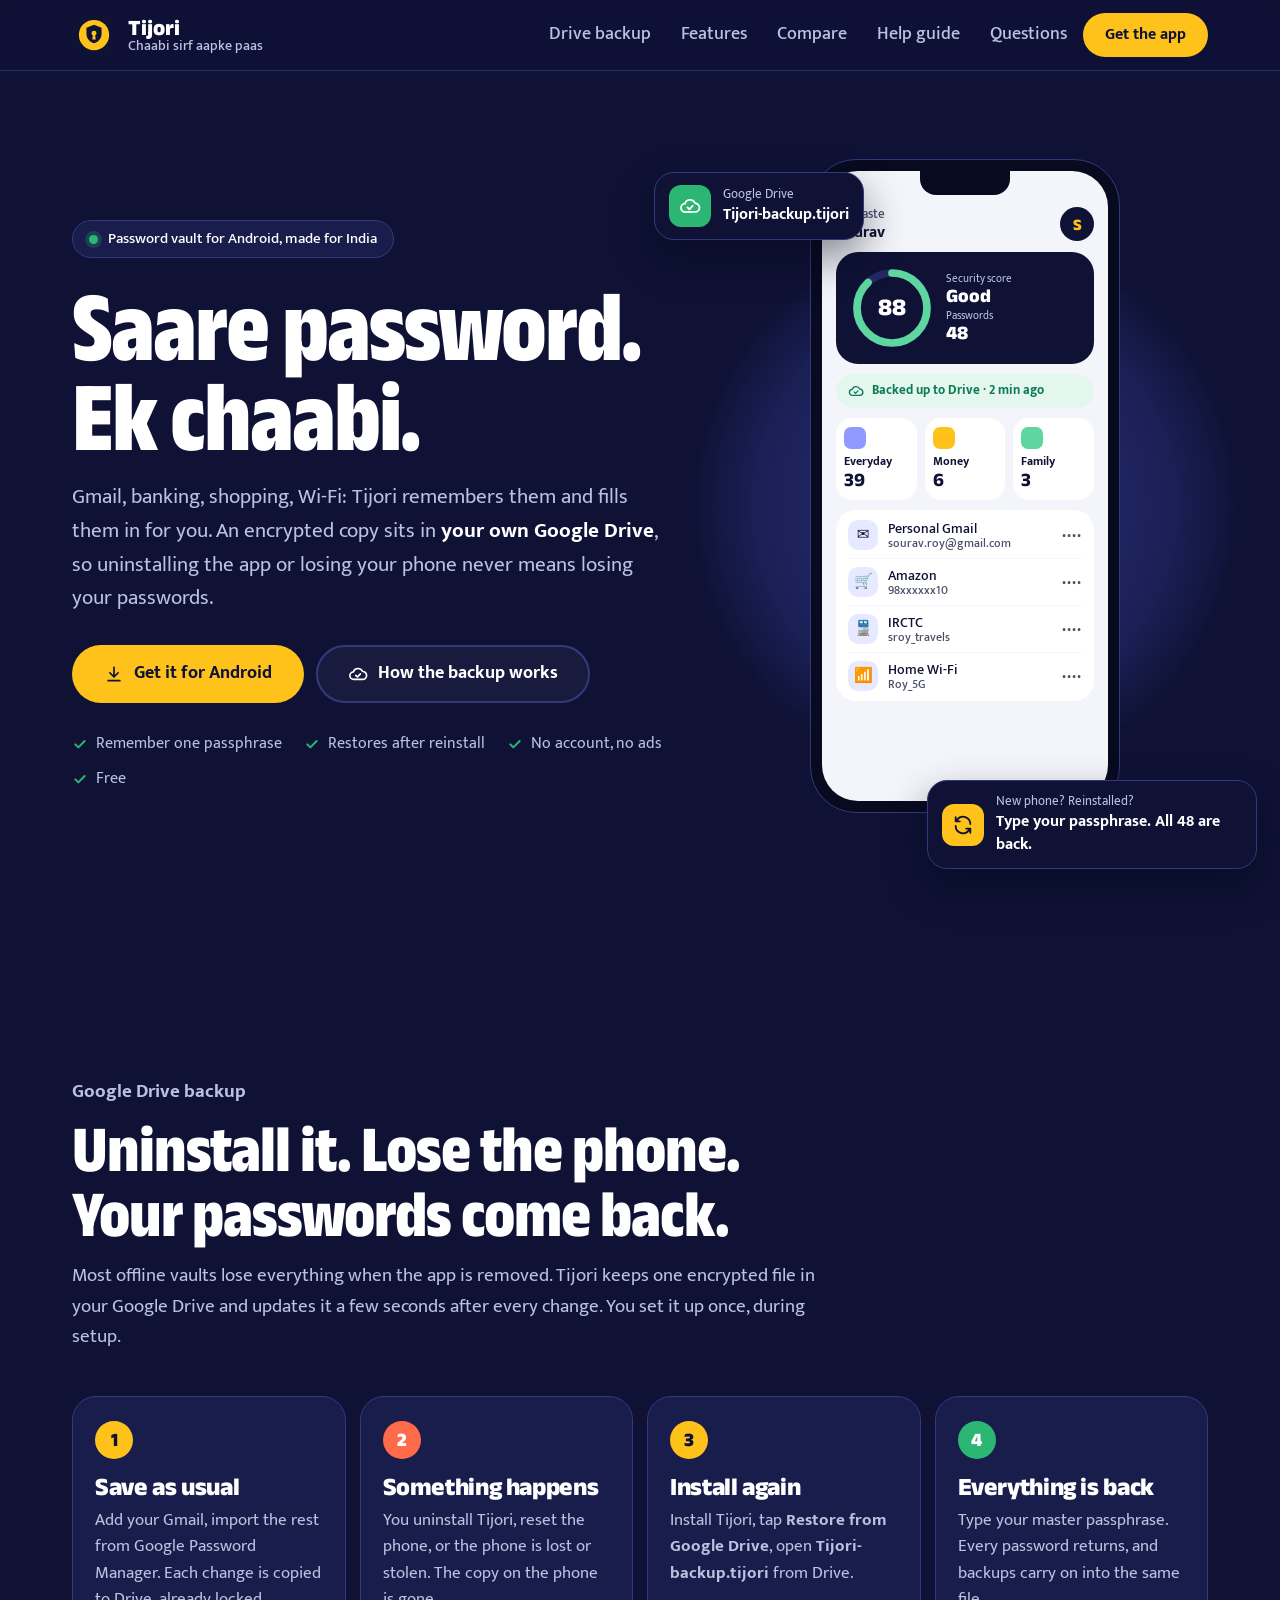
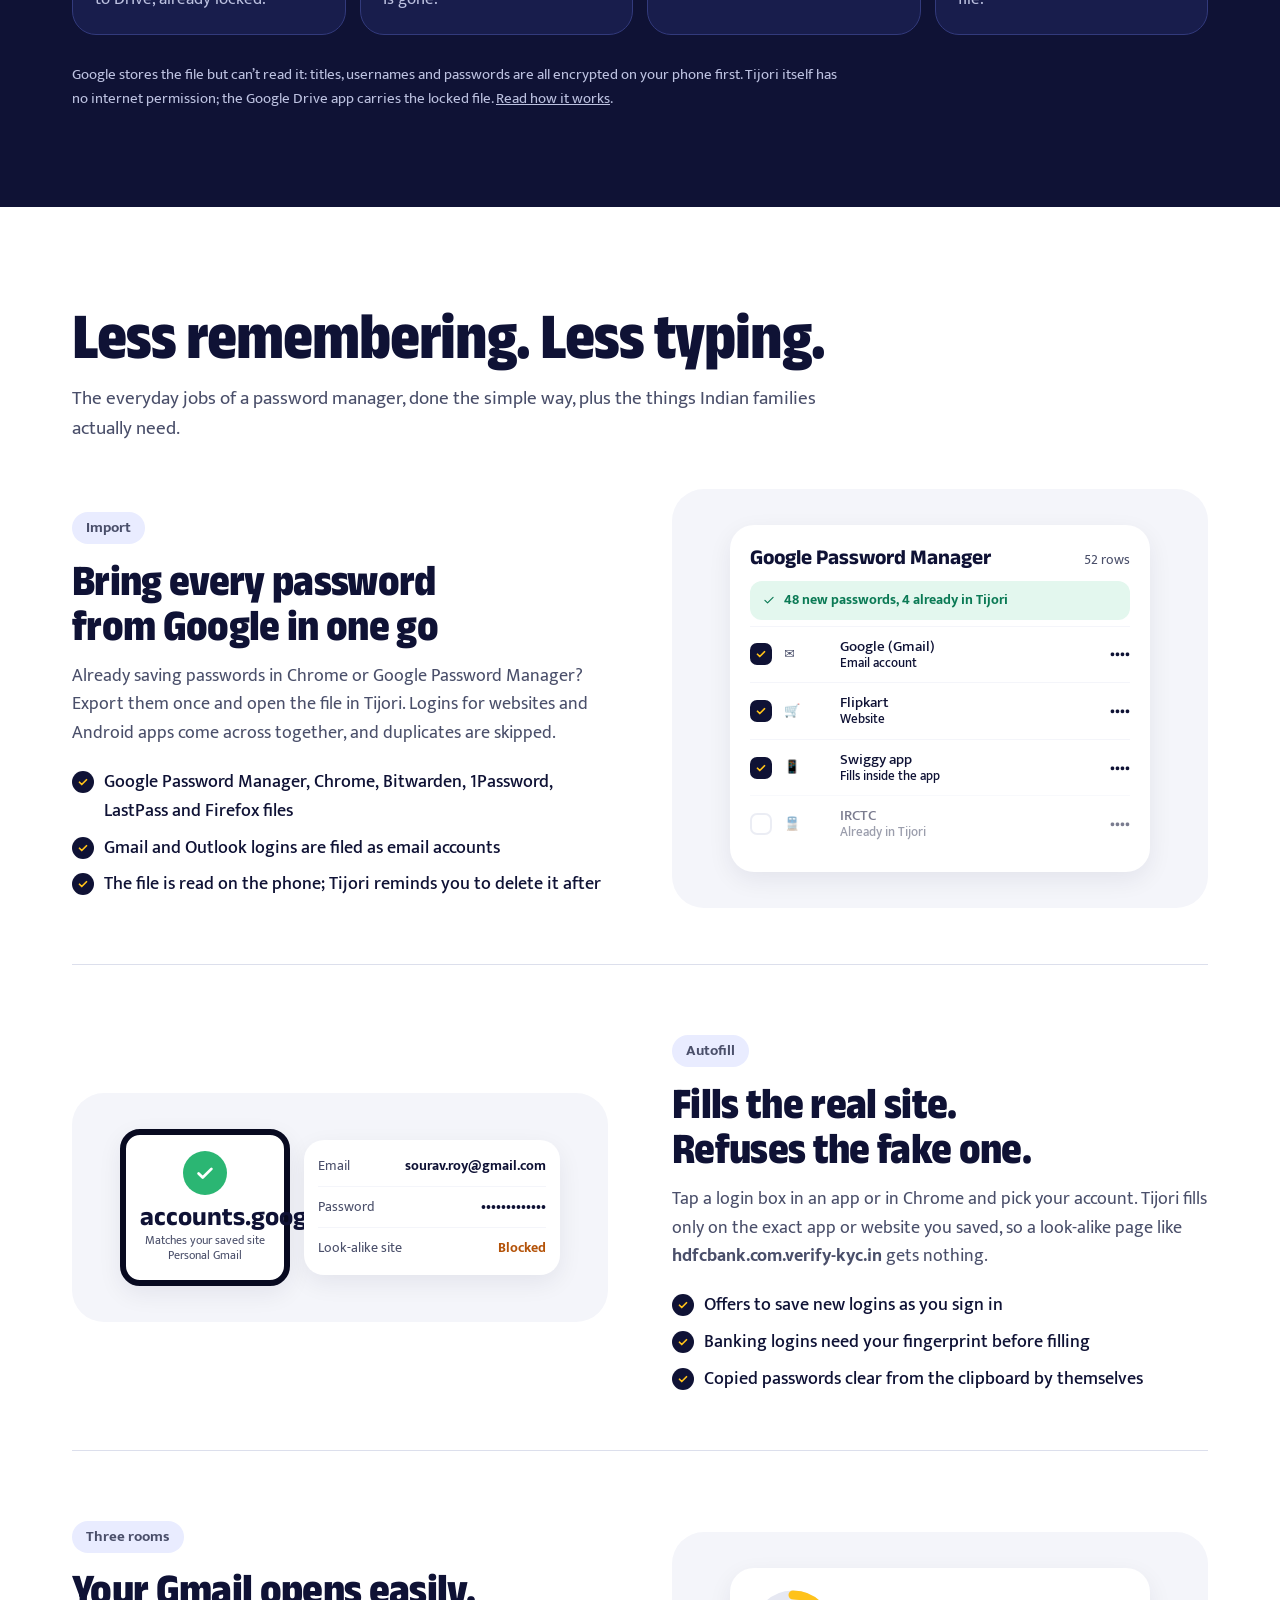
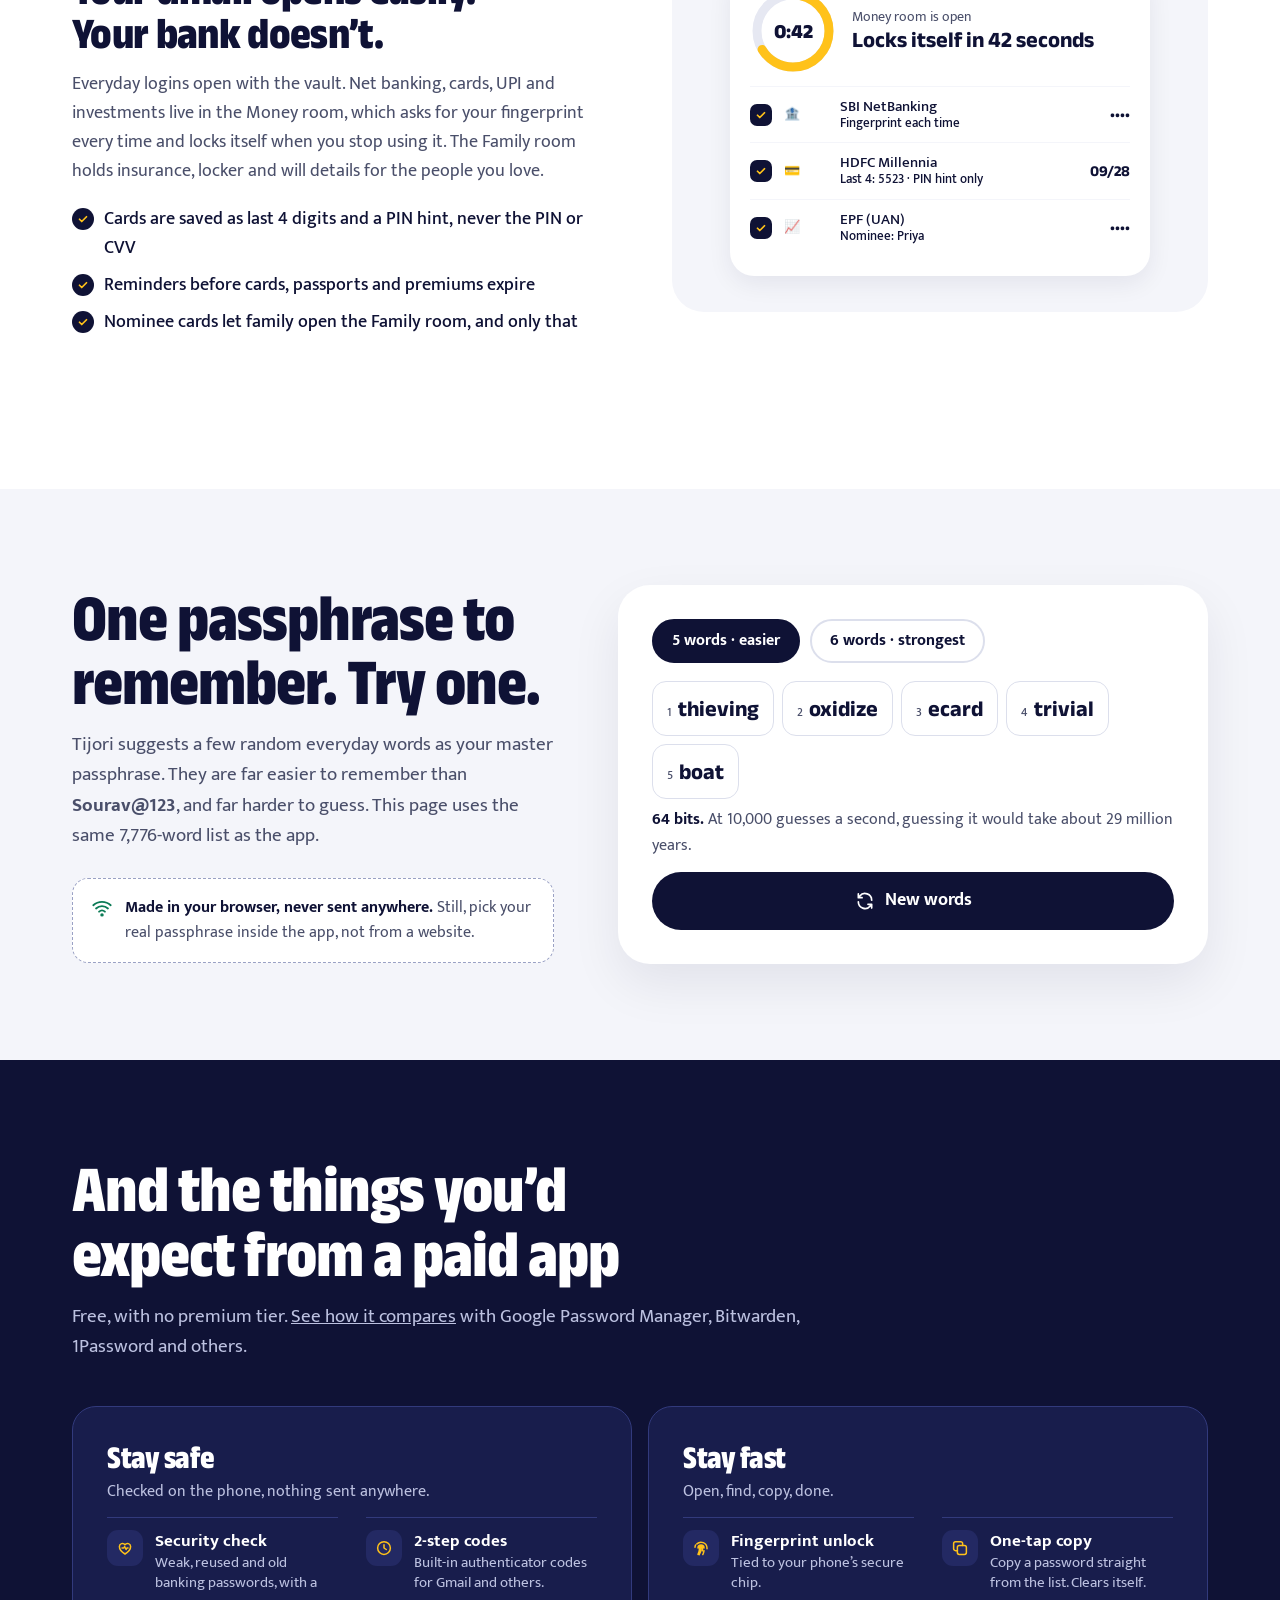
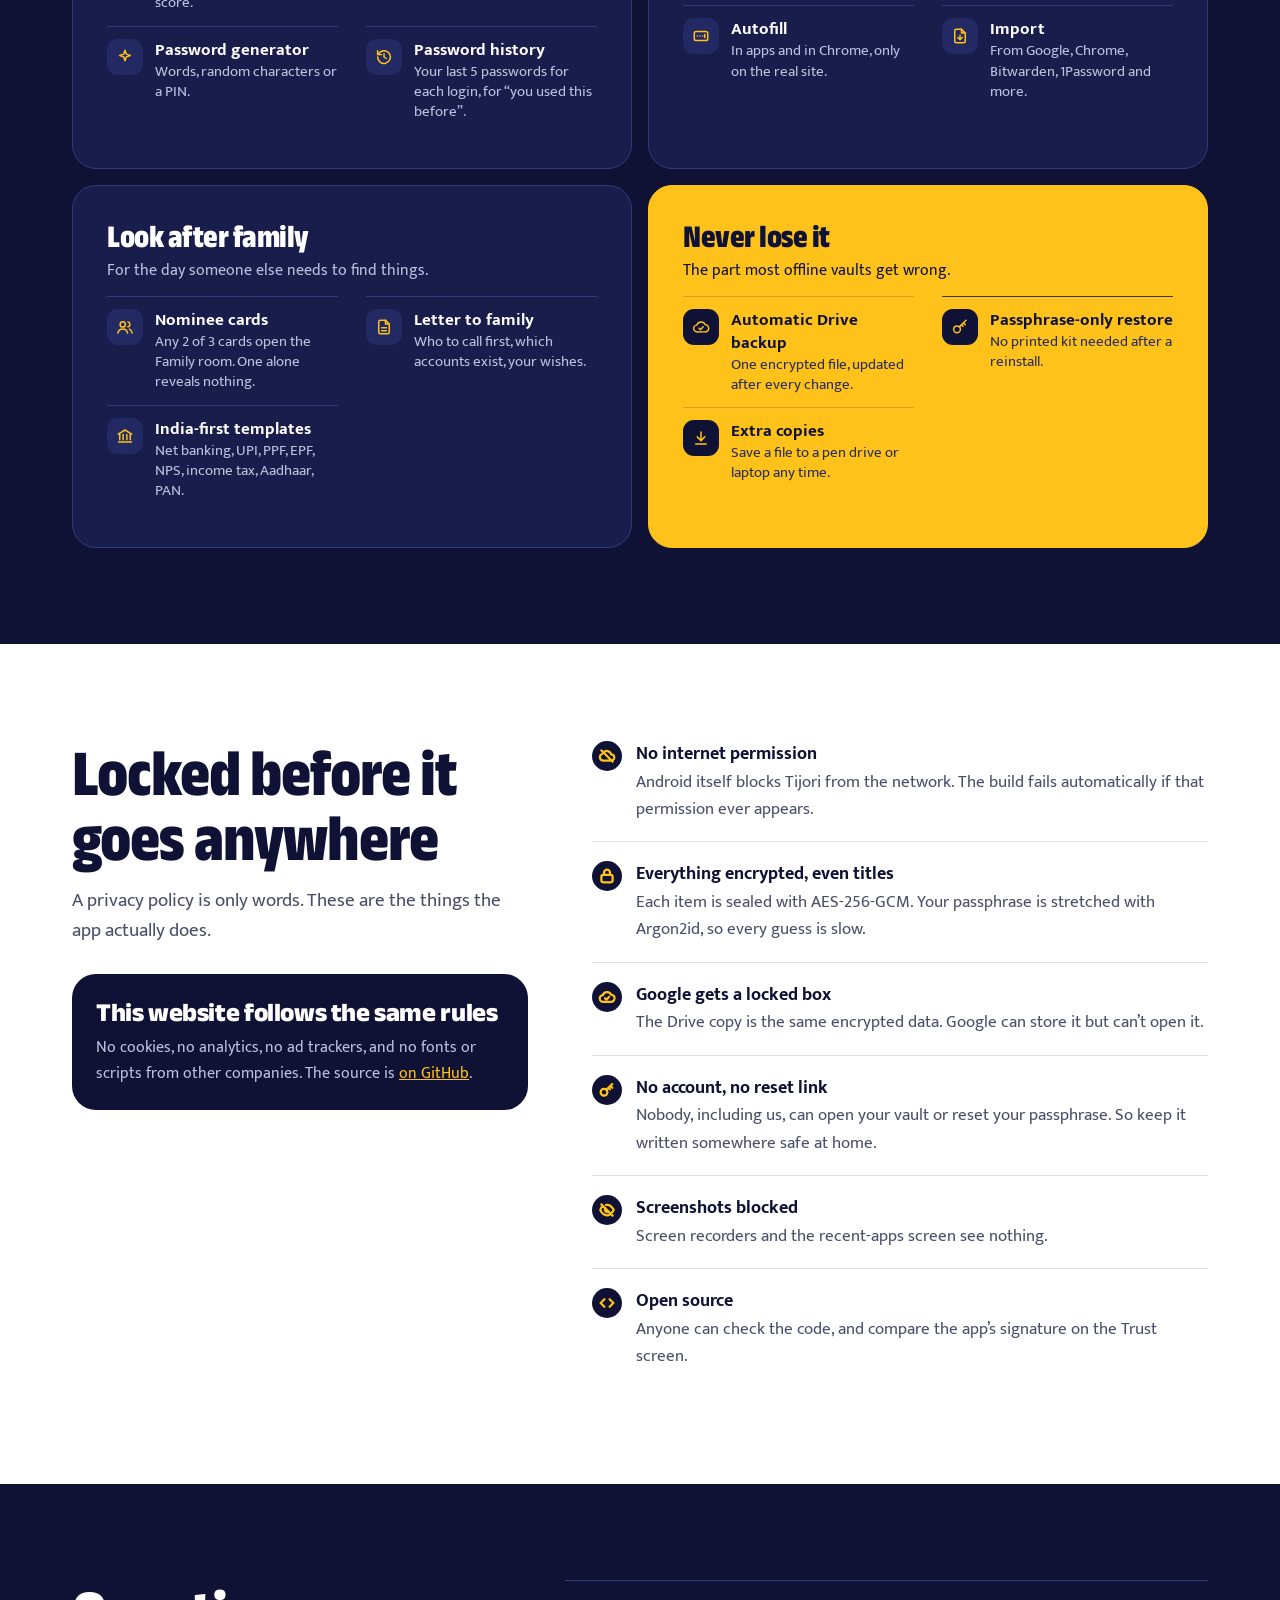
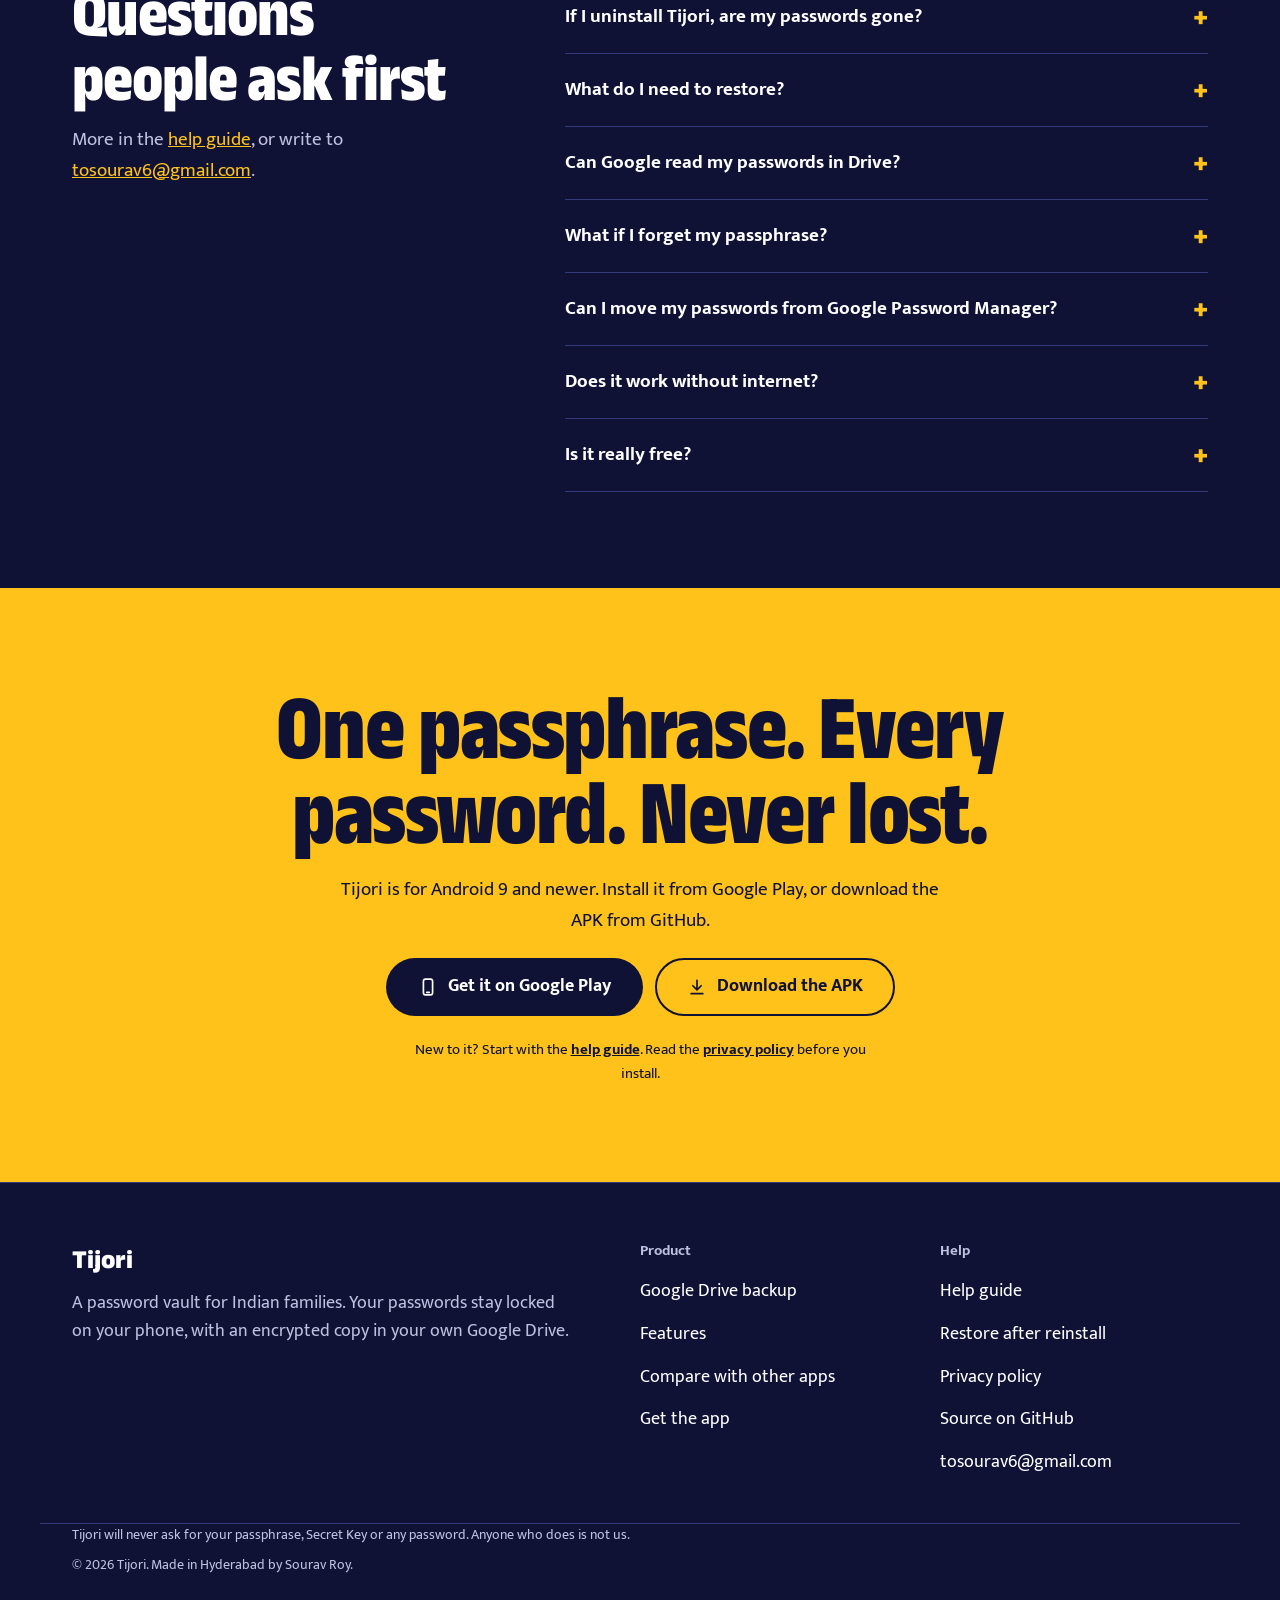
<file: docs/index.html>
<!doctype html>
<html lang="en">
<head>
  <meta charset="utf-8">
  <meta name="viewport" content="width=device-width, initial-scale=1, viewport-fit=cover">
  <!-- No cookies, no analytics, no third-party fonts or scripts. Everything loads from this site only. -->
  <meta http-equiv="Content-Security-Policy" content="default-src 'none'; script-src 'self'; style-src 'self'; font-src 'self'; img-src 'self' data:; base-uri 'none'; form-action 'none'">
  <meta name="referrer" content="no-referrer">
  <meta name="theme-color" content="#0F1235">
  <title>Tijori: a password vault for India that never loses your passwords</title>
  <meta name="description" content="Saare password, ek chaabi. Tijori remembers your Gmail, banking and everyday passwords, fills them in, and keeps an encrypted copy in your own Google Drive. Free, no account, no ads.">
  <link rel="canonical" href="https://souravroy0708.github.io/tijori-android/">
  <meta property="og:type" content="website">
  <meta property="og:site_name" content="Tijori">
  <meta property="og:title" content="Tijori: a password vault for India that never loses your passwords">
  <meta property="og:description" content="Saare password, ek chaabi. Tijori remembers your Gmail, banking and everyday passwords, fills them in, and keeps an encrypted copy in your own Google Drive. Free, no account, no ads.">
  <link rel="icon" href="assets/favicon.svg" type="image/svg+xml">
  <link rel="preload" href="assets/fonts/anek-latin.woff2" as="font" type="font/woff2" crossorigin>
  <link rel="preload" href="assets/fonts/mukta-regular.woff2" as="font" type="font/woff2" crossorigin>
  <link rel="stylesheet" href="assets/site.css">
  <link rel="stylesheet" href="assets/tijori.css">
  <script src="assets/words.js" defer></script>
  <script src="assets/site.js" defer></script>
</head>
<body>

<svg class="sprite" width="0" height="0" aria-hidden="true">
  <symbol id="i-check" viewBox="0 0 24 24"><path d="M5 12.5l4.5 4.5L19 7.5"/></symbol>
  <symbol id="i-x" viewBox="0 0 24 24"><path d="M6 6l12 12M18 6L6 18"/></symbol>
  <symbol id="i-lock" viewBox="0 0 24 24"><rect x="4.5" y="10.5" width="15" height="10" rx="2.5"/><path d="M8 10.5V7.5a4 4 0 0 1 8 0v3"/></symbol>
  <symbol id="i-shield" viewBox="0 0 24 24"><path d="M12 3l7.5 3v6c0 4.6-3.2 8-7.5 9-4.3-1-7.5-4.4-7.5-9V6z"/><path d="M8.8 12.2l2.2 2.2 4.2-4.4"/></symbol>
  <symbol id="i-phone" viewBox="0 0 24 24"><rect x="6.5" y="2.5" width="11" height="19" rx="2.5"/><path d="M10.5 18.5h3"/></symbol>
  <symbol id="i-download" viewBox="0 0 24 24"><path d="M12 4v11M7 10.5l5 5 5-5M5 20h14"/></symbol>
  <symbol id="i-menu" viewBox="0 0 24 24"><path d="M4 7h16M4 12h16M4 17h16"/></symbol>
  <symbol id="i-cloud" viewBox="0 0 24 24"><path d="M7 18.5a4.5 4.5 0 0 1-.6-9A6 6 0 0 1 17.6 9 4.3 4.3 0 0 1 17.5 18.5z"/><path d="M9.3 13.6l2 2 3.6-3.8"/></symbol>
  <symbol id="i-cloud-off" viewBox="0 0 24 24"><path d="M3 3l18 18M8.5 6.3A6 6 0 0 1 17.6 10 4 4 0 0 1 20 17.3M16.5 18H7a4.5 4.5 0 0 1-1.6-8.7"/></symbol>
  <symbol id="i-key" viewBox="0 0 24 24"><circle cx="8" cy="15" r="4.5"/><path d="M11.2 11.8L20 3M16.5 6.5l2.5 2.5M14 9l2 2"/></symbol>
  <symbol id="i-users" viewBox="0 0 24 24"><circle cx="9" cy="8.5" r="3.5"/><path d="M2.5 20c.6-3.5 3.3-5.5 6.5-5.5s5.9 2 6.5 5.5"/><path d="M16 5.2a3.4 3.4 0 0 1 0 6.6M18 14.8c1.9.8 3.1 2.6 3.5 5.2"/></symbol>
  <symbol id="i-finger" viewBox="0 0 24 24"><path d="M6.5 6.5A8 8 0 0 1 20 12v1M4 11a8 8 0 0 1 .7-3M8 20.5c1.2-2 2-4.6 2-8.5a2 2 0 0 1 4 0c0 1.3-.1 2.6-.3 3.8M12 12c0 4-1 7-2.5 9M16 15.5c-.3 2-.8 3.8-1.6 5.2M8 12a4 4 0 0 1 8 0"/></symbol>
  <symbol id="i-import" viewBox="0 0 24 24"><path d="M14 3H7a2 2 0 0 0-2 2v14a2 2 0 0 0 2 2h10a2 2 0 0 0 2-2V8z"/><path d="M14 3v5h5M12 11v6M9 14l3 3 3-3"/></symbol>
  <symbol id="i-fill" viewBox="0 0 24 24"><rect x="3" y="6" width="18" height="12" rx="2.5"/><path d="M7 12h.01M10.5 12h.01M14 12h.01M17 10v4"/></symbol>
  <symbol id="i-health" viewBox="0 0 24 24"><path d="M12 20s-7.5-4.4-7.5-10A4.2 4.2 0 0 1 12 7.6 4.2 4.2 0 0 1 19.5 10c0 5.6-7.5 10-7.5 10z"/><path d="M8 12h2.5l1-2 2 4 1-2H16"/></symbol>
  <symbol id="i-clock" viewBox="0 0 24 24"><circle cx="12" cy="12" r="8.5"/><path d="M12 7.5V12l3 2"/></symbol>
  <symbol id="i-history" viewBox="0 0 24 24"><path d="M3.5 12a8.5 8.5 0 1 0 2.6-6.1L3.5 8.5"/><path d="M3.5 3.5v5h5M12 7.5V12l3 2"/></symbol>
  <symbol id="i-copy" viewBox="0 0 24 24"><rect x="8.5" y="8.5" width="12" height="12" rx="2.5"/><path d="M15.5 8.5V6a2.5 2.5 0 0 0-2.5-2.5H6A2.5 2.5 0 0 0 3.5 6v7A2.5 2.5 0 0 0 6 15.5h2.5"/></symbol>
  <symbol id="i-eye-off" viewBox="0 0 24 24"><path d="M3 3l18 18M10.6 5.1A9.8 9.8 0 0 1 12 5c5.5 0 9 7 9 7a16 16 0 0 1-2.6 3.4M6.5 6.6C4.1 8.2 3 12 3 12s3.5 7 9 7a9 9 0 0 0 4.2-1"/><path d="M9.9 9.9a3 3 0 0 0 4.2 4.2"/></symbol>
  <symbol id="i-code" viewBox="0 0 24 24"><path d="M8.5 7L3.5 12l5 5M15.5 7l5 5-5 5"/></symbol>
  <symbol id="i-wifi" viewBox="0 0 24 24"><path d="M2.5 9a14 14 0 0 1 19 0M5.5 12.5a9.5 9.5 0 0 1 13 0M8.8 16a4.8 4.8 0 0 1 6.4 0"/><circle cx="12" cy="19.5" r=".9"/></symbol>
  <symbol id="i-spark" viewBox="0 0 24 24"><path d="M12 3l1.8 5.2L19 10l-5.2 1.8L12 17l-1.8-5.2L5 10l5.2-1.8z"/></symbol>
  <symbol id="i-bank" viewBox="0 0 24 24"><path d="M3 9.5L12 4l9 5.5M5 10v7M9.5 10v7M14.5 10v7M19 10v7M3.5 20h17"/></symbol>
  <symbol id="i-file" viewBox="0 0 24 24"><path d="M14 3H7a2 2 0 0 0-2 2v14a2 2 0 0 0 2 2h10a2 2 0 0 0 2-2V8z"/><path d="M14 3v5h5M9 13h6M9 17h6"/></symbol>
  <symbol id="i-mail" viewBox="0 0 24 24"><rect x="3" y="5.5" width="18" height="13" rx="2.5"/><path d="M3.5 7l8.5 6 8.5-6"/></symbol>
  <symbol id="i-refresh" viewBox="0 0 24 24"><path d="M20 11a8 8 0 0 0-14.3-4.9L4 8M4 3.5V8h4.5M4 13a8 8 0 0 0 14.3 4.9L20 16M20 20.5V16h-4.5"/></symbol>
</svg>

<a class="skip" href="#main">Skip to content</a>
<header class="site-header">
  <div class="wrap header-row">
    <a class="brand" href="#top" aria-label="Tijori home">
      <img class="brand-mark" src="assets/favicon.svg" alt="" width="44" height="44">
      <span class="brand-text"><b>Tijori</b><span>Chaabi sirf aapke paas</span></span>
    </a>
    <nav class="nav-links" aria-label="Main">
      <a href="#backup">Drive backup</a>
      <a href="#features">Features</a>
      <a href="compare.html">Compare</a>
      <a href="guide.html">Help guide</a>
      <a href="#faq">Questions</a>
    </nav>
    <a class="btn btn-haldi header-cta" href="#get">Get the app</a>
    <details class="menu">
      <summary aria-label="Open menu"><svg class="ic" aria-hidden="true"><use href="#i-menu"/></svg></summary>
      <nav class="menu-panel" aria-label="Main">
      <a href="#backup">Drive backup</a>
      <a href="#features">Features</a>
      <a href="compare.html">Compare</a>
      <a href="guide.html">Help guide</a>
      <a href="#faq">Questions</a>
        <a class="btn btn-haldi" href="#get">Get the app</a>
      </nav>
    </details>
  </div>
</header>

<main id="main">

<section class="hero" id="top" aria-labelledby="hero-title">
  <div class="wrap hero-grid">
    <div class="hero-copy">
      <p class="chip"><span class="live-dot" aria-hidden="true"></span>Password vault for Android, made for India</p>
      <h1 id="hero-title">Saare password. Ek chaabi.</h1>
      <p class="lede">Gmail, banking, shopping, Wi-Fi: Tijori remembers them and fills them in for you. An encrypted copy sits in <strong>your own Google Drive</strong>, so uninstalling the app or losing your phone never means losing your passwords.</p>
      <div class="hero-actions">
        <a class="btn btn-haldi btn-lg" href="#get"><svg class="ic" aria-hidden="true"><use href="#i-download"/></svg>Get it for Android</a>
        <a class="btn btn-ghost btn-lg" href="#backup"><svg class="ic" aria-hidden="true"><use href="#i-cloud"/></svg>How the backup works</a>
      </div>
      <ul class="hero-points">
        <li><svg class="ic" aria-hidden="true"><use href="#i-check"/></svg>Remember one passphrase</li>
        <li><svg class="ic" aria-hidden="true"><use href="#i-check"/></svg>Restores after reinstall</li>
        <li><svg class="ic" aria-hidden="true"><use href="#i-check"/></svg>No account, no ads</li>
        <li><svg class="ic" aria-hidden="true"><use href="#i-check"/></svg>Free</li>
      </ul>
    </div>

    <div class="hero-visual" aria-hidden="true">
      <div class="glow"></div>
      <div class="phone">
        <div class="screen">
          <div class="notch"></div>
          <div class="vault-top"><p><small>Namaste</small>Sourav</p><span class="app-avatar">S</span></div>
          <div class="vault-hero">
            <svg viewBox="0 0 120 120">
              <circle cx="60" cy="60" r="50" fill="none" stroke="#232963" stroke-width="11"/>
              <circle cx="60" cy="60" r="50" fill="none" stroke="#5ED6A0" stroke-width="11" stroke-linecap="round" stroke-dasharray="276 314" transform="rotate(-90 60 60)"/>
              <text x="60" y="70" text-anchor="middle" font-family="Anek Latin, sans-serif" font-weight="800" font-size="34" fill="#FFFFFF">88</text>
            </svg>
            <dl>
              <div><dt>Security score</dt><dd>Good</dd></div>
              <div><dt>Passwords</dt><dd>48</dd></div>
            </dl>
          </div>
          <p class="drive-pill"><svg class="ic" aria-hidden="true"><use href="#i-cloud"/></svg>Backed up to Drive · 2 min ago</p>
          <div class="rooms">
            <div class="r-every"><i></i>Everyday<b>39</b></div>
            <div class="r-money"><i></i>Money<b>6</b></div>
            <div class="r-family"><i></i>Family<b>3</b></div>
          </div>
          <ul class="vault-list">
            <li><span class="e">✉️</span><span class="n">Personal Gmail<small>sourav.roy@gmail.com</small></span><span class="dots">••••</span></li>
            <li><span class="e">🛒</span><span class="n">Amazon<small>98xxxxxx10</small></span><span class="dots">••••</span></li>
            <li><span class="e">🚆</span><span class="n">IRCTC<small>sroy_travels</small></span><span class="dots">••••</span></li>
            <li><span class="e">📶</span><span class="n">Home Wi-Fi<small>Roy_5G</small></span><span class="dots">••••</span></li>
          </ul>
        </div>
      </div>
      <div class="float float-drive">
        <span class="float-ic float-ic-mint"><svg class="ic" aria-hidden="true"><use href="#i-cloud"/></svg></span>
        <p><small>Google Drive</small><b>Tijori-backup.tijori</b></p>
      </div>
      <div class="float float-restore">
        <span class="float-ic"><svg class="ic" aria-hidden="true"><use href="#i-refresh"/></svg></span>
        <p><small>New phone? Reinstalled?</small><b>Type your passphrase. All 48 are back.</b></p>
      </div>
    </div>
  </div>
</section>

<section class="sec sec-dark" id="backup" aria-labelledby="backup-title">
  <div class="wrap">
    <div class="sec-head">
      <p class="kicker">Google Drive backup</p>
      <h2 id="backup-title">Uninstall it. Lose the phone. Your passwords come back.</h2>
      <p>Most offline vaults lose everything when the app is removed. Tijori keeps one encrypted file in your Google Drive and updates it a few seconds after every change. You set it up once, during setup.</p>
    </div>
    <ol class="journey">
      <li><h3>Save as usual</h3><p>Add your Gmail, import the rest from Google Password Manager. Each change is copied to Drive, already locked.</p></li>
      <li class="bad"><h3>Something happens</h3><p>You uninstall Tijori, reset the phone, or the phone is lost or stolen. The copy on the phone is gone.</p></li>
      <li><h3>Install again</h3><p>Install Tijori, tap <b>Restore from Google Drive</b>, open <b>Tijori-backup.tijori</b> from Drive.</p></li>
      <li class="good"><h3>Everything is back</h3><p>Type your master passphrase. Every password returns, and backups carry on into the same file.</p></li>
    </ol>
    <p class="note">Google stores the file but can’t read it: titles, usernames and passwords are all encrypted on your phone first. Tijori itself has no internet permission; the Google Drive app carries the locked file. <a href="guide.html#drive">Read how it works</a>.</p>
  </div>
</section>

<section class="sec sec-white" id="features" aria-labelledby="feat-title">
  <div class="wrap">
    <div class="sec-head">
      <h2 id="feat-title">Less remembering. Less typing.</h2>
      <p>The everyday jobs of a password manager, done the simple way, plus the things Indian families actually need.</p>
    </div>

    <div class="story">
      <div class="story-copy">
        <p class="story-tag">Import</p>
        <h3>Bring every password from Google in one go</h3>
        <p>Already saving passwords in Chrome or Google Password Manager? Export them once and open the file in Tijori. Logins for websites and Android apps come across together, and duplicates are skipped.</p>
        <ul class="mini-checks">
          <li>Google Password Manager, Chrome, Bitwarden, 1Password, LastPass and Firefox files</li>
          <li>Gmail and Outlook logins are filed as email accounts</li>
          <li>The file is read on the phone; Tijori reminds you to delete it after</li>
        </ul>
      </div>
      <div class="story-visual" aria-hidden="true">
        <div class="vcard">
          <div class="vhead"><b>Google Password Manager</b><span>52 rows</span></div>
          <p class="vsub"><svg class="ic" aria-hidden="true"><use href="#i-check"/></svg>48 new passwords, 4 already in Tijori</p>
          <div class="irow"><span class="box on"><svg class="ic" aria-hidden="true"><use href="#i-check"/></svg></span><span class="d">✉️</span><p>Google (Gmail)<small>Email account</small></p><span class="a">••••</span></div>
          <div class="irow"><span class="box on"><svg class="ic" aria-hidden="true"><use href="#i-check"/></svg></span><span class="d">🛒</span><p>Flipkart<small>Website</small></p><span class="a">••••</span></div>
          <div class="irow"><span class="box on"><svg class="ic" aria-hidden="true"><use href="#i-check"/></svg></span><span class="d">📱</span><p>Swiggy app<small>Fills inside the app</small></p><span class="a">••••</span></div>
          <div class="irow dupe"><span class="box off"></span><span class="d">🚆</span><p>IRCTC<small>Already in Tijori</small></p><span class="a">••••</span></div>
        </div>
      </div>
    </div>

    <div class="story story-rev">
      <div class="story-copy">
        <p class="story-tag">Autofill</p>
        <h3>Fills the real site. Refuses the fake one.</h3>
        <p>Tap a login box in an app or in Chrome and pick your account. Tijori fills only on the exact app or website you saved, so a look-alike page like <b>hdfcbank.com.verify-kyc.in</b> gets nothing.</p>
        <ul class="mini-checks">
          <li>Offers to save new logins as you sign in</li>
          <li>Banking logins need your fingerprint before filling</li>
          <li>Copied passwords clear from the clipboard by themselves</li>
        </ul>
      </div>
      <div class="story-visual" aria-hidden="true">
        <div class="shot">
          <div class="shot-src">
            <span class="ok"><svg class="ic" aria-hidden="true"><use href="#i-check"/></svg></span>
            <b>accounts.google.com</b>
            <small>Matches your saved site<br>Personal Gmail</small>
          </div>
          <div class="fill">
            <div><span>Email</span><b>sourav.roy@gmail.com</b></div>
            <div><span>Password</span><b>•••••••••••••</b></div>
            <div><span>Look-alike site</span><b class="spark">Blocked</b></div>
          </div>
        </div>
      </div>
    </div>

    <div class="story">
      <div class="story-copy">
        <p class="story-tag">Three rooms</p>
        <h3>Your Gmail opens easily. Your bank doesn’t.</h3>
        <p>Everyday logins open with the vault. Net banking, cards, UPI and investments live in the Money room, which asks for your fingerprint every time and locks itself when you stop using it. The Family room holds insurance, locker and will details for the people you love.</p>
        <ul class="mini-checks">
          <li>Cards are saved as last 4 digits and a PIN hint, never the PIN or CVV</li>
          <li>Reminders before cards, passports and premiums expire</li>
          <li>Nominee cards let family open the Family room, and only that</li>
        </ul>
      </div>
      <div class="story-visual" aria-hidden="true">
        <div class="vcard">
          <div class="score-top">
            <svg class="score-ring" viewBox="0 0 86 86">
              <circle cx="43" cy="43" r="36" fill="none" stroke="#E6E8F2" stroke-width="9"/>
              <circle cx="43" cy="43" r="36" fill="none" stroke="#FFC21A" stroke-width="9" stroke-linecap="round" stroke-dasharray="150 226.2" transform="rotate(-90 43 43)"/>
              <text x="43" y="50" text-anchor="middle" font-family="Anek Latin, sans-serif" font-weight="800" font-size="20" fill="#0F1235">0:42</text>
            </svg>
            <p><small>Money room is open</small><b>Locks itself in 42 seconds</b></p>
          </div>
          <div class="irow"><span class="box on"><svg class="ic" aria-hidden="true"><use href="#i-check"/></svg></span><span class="d">🏦</span><p>SBI NetBanking<small>Fingerprint each time</small></p><span class="a">••••</span></div>
          <div class="irow"><span class="box on"><svg class="ic" aria-hidden="true"><use href="#i-check"/></svg></span><span class="d">💳</span><p>HDFC Millennia<small>Last 4: 5523 · PIN hint only</small></p><span class="a">09/28</span></div>
          <div class="irow"><span class="box on"><svg class="ic" aria-hidden="true"><use href="#i-check"/></svg></span><span class="d">📈</span><p>EPF (UAN)<small>Nominee: Priya</small></p><span class="a">••••</span></div>
        </div>
      </div>
    </div>
  </div>
</section>

<section class="sec sec-paper" id="try" aria-labelledby="try-title">
  <div class="wrap try-grid">
    <div class="try-copy">
      <h2 id="try-title" class="h-sec">One passphrase to remember. Try one.</h2>
      <p class="sec-lede">Tijori suggests a few random everyday words as your master passphrase. They are far easier to remember than <b>Sourav@123</b>, and far harder to guess. This page uses the same 7,776-word list as the app.</p>
      <p class="offline-note"><svg class="ic" aria-hidden="true"><use href="#i-wifi"/></svg><span><b>Made in your browser, never sent anywhere.</b> Still, pick your real passphrase inside the app, not from a website.</span></p>
    </div>
    <div class="demo">
      <p class="nojs-msg" data-pp-nojs>Turn on JavaScript to try the passphrase maker. It runs only in your browser.</p>
      <div data-pp hidden>
        <div class="seg-row" role="group" aria-label="Number of words">
          <button class="seg-btn" type="button" aria-pressed="true" data-count="5">5 words · easier</button>
          <button class="seg-btn" type="button" aria-pressed="false" data-count="6">6 words · strongest</button>
        </div>
        <div class="pp-out" data-pp-out aria-live="polite"></div>
        <p class="pp-meta" data-pp-meta></p>
        <div class="demo-actions">
          <button class="btn btn-ink btn-lg" type="button" data-pp-new><svg class="ic" aria-hidden="true"><use href="#i-refresh"/></svg>New words</button>
        </div>
      </div>
    </div>
  </div>
</section>

<section class="sec sec-dark" aria-labelledby="all-title">
  <div class="wrap">
    <div class="sec-head">
      <h2 id="all-title">And the things you’d expect from a paid app</h2>
      <p>Free, with no premium tier. <a href="compare.html">See how it compares</a> with Google Password Manager, Bitwarden, 1Password and others.</p>
    </div>
    <div class="groups">
      <div class="group">
        <h3>Stay safe</h3>
        <p>Checked on the phone, nothing sent anywhere.</p>
        <ul class="flist">
          <li><span class="fi"><svg class="ic" aria-hidden="true"><use href="#i-health"/></svg></span><div><b>Security check</b><span>Weak, reused and old banking passwords, with a score.</span></div></li>
          <li><span class="fi"><svg class="ic" aria-hidden="true"><use href="#i-clock"/></svg></span><div><b>2-step codes</b><span>Built-in authenticator codes for Gmail and others.</span></div></li>
          <li><span class="fi"><svg class="ic" aria-hidden="true"><use href="#i-spark"/></svg></span><div><b>Password generator</b><span>Words, random characters or a PIN.</span></div></li>
          <li><span class="fi"><svg class="ic" aria-hidden="true"><use href="#i-history"/></svg></span><div><b>Password history</b><span>Your last 5 passwords for each login, for “you used this before”.</span></div></li>
        </ul>
      </div>
      <div class="group">
        <h3>Stay fast</h3>
        <p>Open, find, copy, done.</p>
        <ul class="flist">
          <li><span class="fi"><svg class="ic" aria-hidden="true"><use href="#i-finger"/></svg></span><div><b>Fingerprint unlock</b><span>Tied to your phone’s secure chip.</span></div></li>
          <li><span class="fi"><svg class="ic" aria-hidden="true"><use href="#i-copy"/></svg></span><div><b>One-tap copy</b><span>Copy a password straight from the list. Clears itself.</span></div></li>
          <li><span class="fi"><svg class="ic" aria-hidden="true"><use href="#i-fill"/></svg></span><div><b>Autofill</b><span>In apps and in Chrome, only on the real site.</span></div></li>
          <li><span class="fi"><svg class="ic" aria-hidden="true"><use href="#i-import"/></svg></span><div><b>Import</b><span>From Google, Chrome, Bitwarden, 1Password and more.</span></div></li>
        </ul>
      </div>
      <div class="group">
        <h3>Look after family</h3>
        <p>For the day someone else needs to find things.</p>
        <ul class="flist">
          <li><span class="fi"><svg class="ic" aria-hidden="true"><use href="#i-users"/></svg></span><div><b>Nominee cards</b><span>Any 2 of 3 cards open the Family room. One alone reveals nothing.</span></div></li>
          <li><span class="fi"><svg class="ic" aria-hidden="true"><use href="#i-file"/></svg></span><div><b>Letter to family</b><span>Who to call first, which accounts exist, your wishes.</span></div></li>
          <li><span class="fi"><svg class="ic" aria-hidden="true"><use href="#i-bank"/></svg></span><div><b>India-first templates</b><span>Net banking, UPI, PPF, EPF, NPS, income tax, Aadhaar, PAN.</span></div></li>
        </ul>
      </div>
      <div class="group group-hi">
        <h3>Never lose it</h3>
        <p>The part most offline vaults get wrong.</p>
        <ul class="flist">
          <li><span class="fi"><svg class="ic" aria-hidden="true"><use href="#i-cloud"/></svg></span><div><b>Automatic Drive backup</b><span>One encrypted file, updated after every change.</span></div></li>
          <li><span class="fi"><svg class="ic" aria-hidden="true"><use href="#i-key"/></svg></span><div><b>Passphrase-only restore</b><span>No printed kit needed after a reinstall.</span></div></li>
          <li><span class="fi"><svg class="ic" aria-hidden="true"><use href="#i-download"/></svg></span><div><b>Extra copies</b><span>Save a file to a pen drive or laptop any time.</span></div></li>
        </ul>
      </div>
    </div>
  </div>
</section>

<section class="sec sec-white" aria-labelledby="priv-title">
  <div class="wrap priv-split">
    <div class="priv-side">
      <h2 id="priv-title" class="h-sec">Locked before it goes anywhere</h2>
      <p class="sec-lede">A privacy policy is only words. These are the things the app actually does.</p>
      <div class="site-promise">
        <h3>This website follows the same rules</h3>
        <p>No cookies, no analytics, no ad trackers, and no fonts or scripts from other companies. The source is <a href="https://github.com/souravroy0708/tijori-android">on GitHub</a>.</p>
      </div>
    </div>
    <ul class="check-list">
      <li><svg class="ic" aria-hidden="true"><use href="#i-cloud-off"/></svg><div><b>No internet permission</b><span>Android itself blocks Tijori from the network. The build fails automatically if that permission ever appears.</span></div></li>
      <li><svg class="ic" aria-hidden="true"><use href="#i-lock"/></svg><div><b>Everything encrypted, even titles</b><span>Each item is sealed with AES-256-GCM. Your passphrase is stretched with Argon2id, so every guess is slow.</span></div></li>
      <li><svg class="ic" aria-hidden="true"><use href="#i-cloud"/></svg><div><b>Google gets a locked box</b><span>The Drive copy is the same encrypted data. Google can store it but can’t open it.</span></div></li>
      <li><svg class="ic" aria-hidden="true"><use href="#i-key"/></svg><div><b>No account, no reset link</b><span>Nobody, including us, can open your vault or reset your passphrase. So keep it written somewhere safe at home.</span></div></li>
      <li><svg class="ic" aria-hidden="true"><use href="#i-eye-off"/></svg><div><b>Screenshots blocked</b><span>Screen recorders and the recent-apps screen see nothing.</span></div></li>
      <li><svg class="ic" aria-hidden="true"><use href="#i-code"/></svg><div><b>Open source</b><span>Anyone can check the code, and compare the app’s signature on the Trust screen.</span></div></li>
    </ul>
  </div>
</section>

<section class="sec sec-dark faq" id="faq" aria-labelledby="faq-title">
  <div class="wrap faq-grid">
    <div class="sec-head">
      <h2 id="faq-title">Questions people ask first</h2>
      <p>More in the <a href="guide.html">help guide</a>, or write to <a href="mailto:tosourav6@gmail.com">tosourav6@gmail.com</a>.</p>
    </div>
    <div>
      <details>
        <summary>If I uninstall Tijori, are my passwords gone?</summary>
        <p>Not if Drive backup is on (Tijori asks during setup). The backup file stays in your Google Drive. Install Tijori again, tap Restore from Google Drive, pick the file and type your passphrase.</p>
      </details>
      <details>
        <summary>What do I need to restore?</summary>
        <p>Your master passphrase. That’s all, with “Restore with passphrase only” on, which is the default. If you switch it off for maximum protection, you’ll also need the Secret Key printed on your Emergency Kit.</p>
      </details>
      <details>
        <summary>Can Google read my passwords in Drive?</summary>
        <p>No. The file is encrypted on your phone before the Drive app ever sees it. Without your passphrase it’s random-looking data.</p>
      </details>
      <details>
        <summary>What if I forget my passphrase?</summary>
        <p>Nobody can reset it, not even us. That’s what makes the vault safe. Write it on paper and keep it at home. If you made nominee cards, your family can still open the Family room.</p>
      </details>
      <details>
        <summary>Can I move my passwords from Google Password Manager?</summary>
        <p>Yes. Export them from Google Password Manager (⚙ Settings → Export passwords), then in Tijori go to Settings → Import passwords. Delete the exported file afterwards; it isn’t encrypted.</p>
      </details>
      <details>
        <summary>Does it work without internet?</summary>
        <p>Yes, completely. Tijori never needs the internet. The Drive copy updates whenever the Google Drive app is online.</p>
      </details>
      <details>
        <summary>Is it really free?</summary>
        <p>Yes. No ads, no premium tier, no account.</p>
      </details>
    </div>
  </div>
</section>

<section class="final" id="get" aria-labelledby="get-title">
  <div class="wrap final-inner">
    <h2 id="get-title">One passphrase. Every password. Never lost.</h2>
    <p>Tijori is for Android 9 and newer. Install it from Google Play, or download the APK from GitHub.</p>
    <div class="final-actions">
      <a class="btn btn-ink btn-lg" href="https://play.google.com/store/apps/details?id=com.tijoriapp.vault" rel="noopener noreferrer"><svg class="ic" aria-hidden="true"><use href="#i-phone"/></svg>Get it on Google Play</a>
      <a class="btn btn-outline-ink btn-lg" href="https://github.com/souravroy0708/tijori-android/releases/latest" rel="noopener noreferrer"><svg class="ic" aria-hidden="true"><use href="#i-download"/></svg>Download the APK</a>
    </div>
    <p class="final-fine">New to it? Start with the <a href="guide.html">help guide</a>. Read the <a href="privacy.html">privacy policy</a> before you install.</p>
  </div>
</section>

</main>

<footer class="site-footer">
  <div class="wrap footer-grid">
    <div class="footer-about">
      <p class="footer-name">Tijori</p>
      <p>A password vault for Indian families. Your passwords stay locked on your phone, with an encrypted copy in your own Google Drive.</p>
    </div>
    <nav class="footer-col" aria-label="Product">
      <h2>Product</h2>
      <a href="#backup">Google Drive backup</a>
      <a href="#features">Features</a>
      <a href="compare.html">Compare with other apps</a>
      <a href="#get">Get the app</a>
    </nav>
    <nav class="footer-col" aria-label="Help">
      <h2>Help</h2>
      <a href="guide.html">Help guide</a>
      <a href="guide.html#reinstall">Restore after reinstall</a>
      <a href="privacy.html">Privacy policy</a>
      <a href="https://github.com/souravroy0708/tijori-android" rel="noopener noreferrer">Source on GitHub</a>
      <a href="mailto:tosourav6@gmail.com">tosourav6@gmail.com</a>
    </nav>
  </div>
  <div class="wrap footer-base">
    <p>Tijori will never ask for your passphrase, Secret Key or any password. Anyone who does is not us.</p>
    <p>© <span data-year>2026</span> Tijori. Made in Hyderabad by Sourav Roy.</p>
  </div>
</footer>

</body>
</html>
</file>
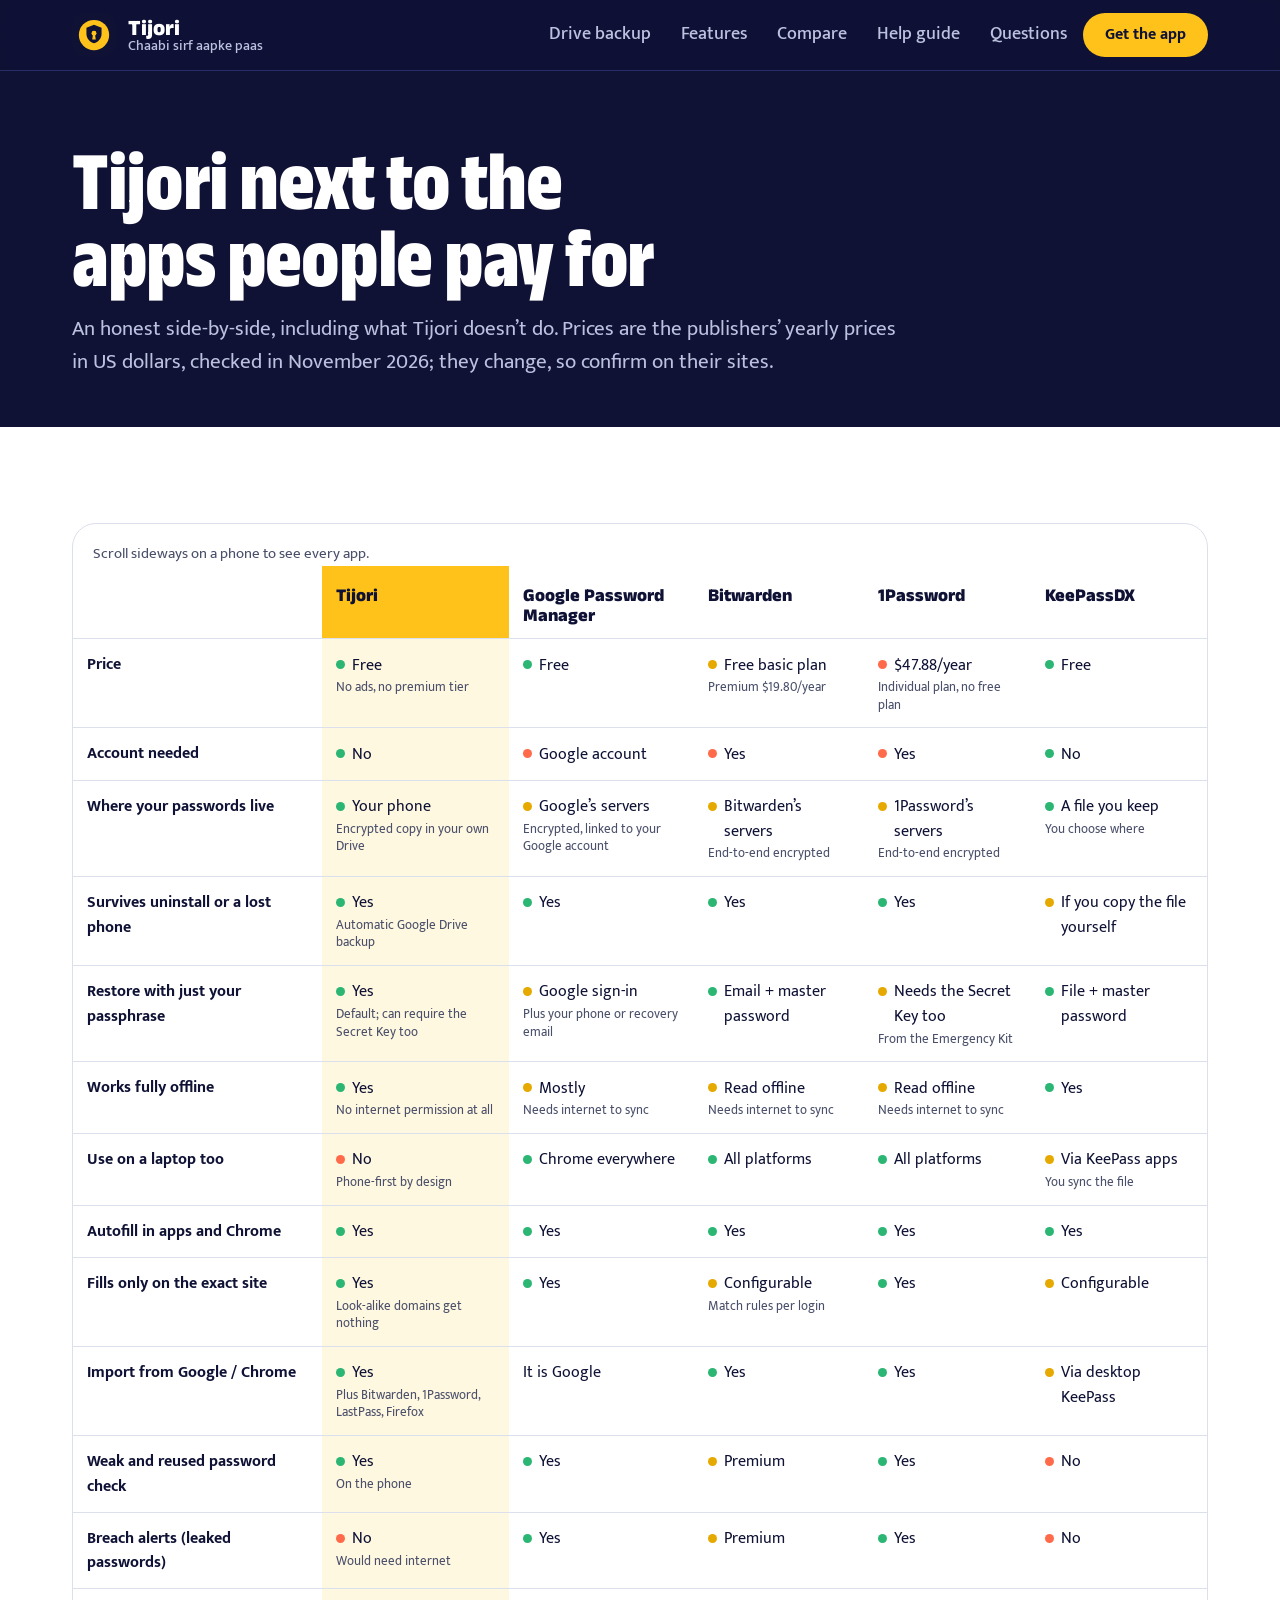
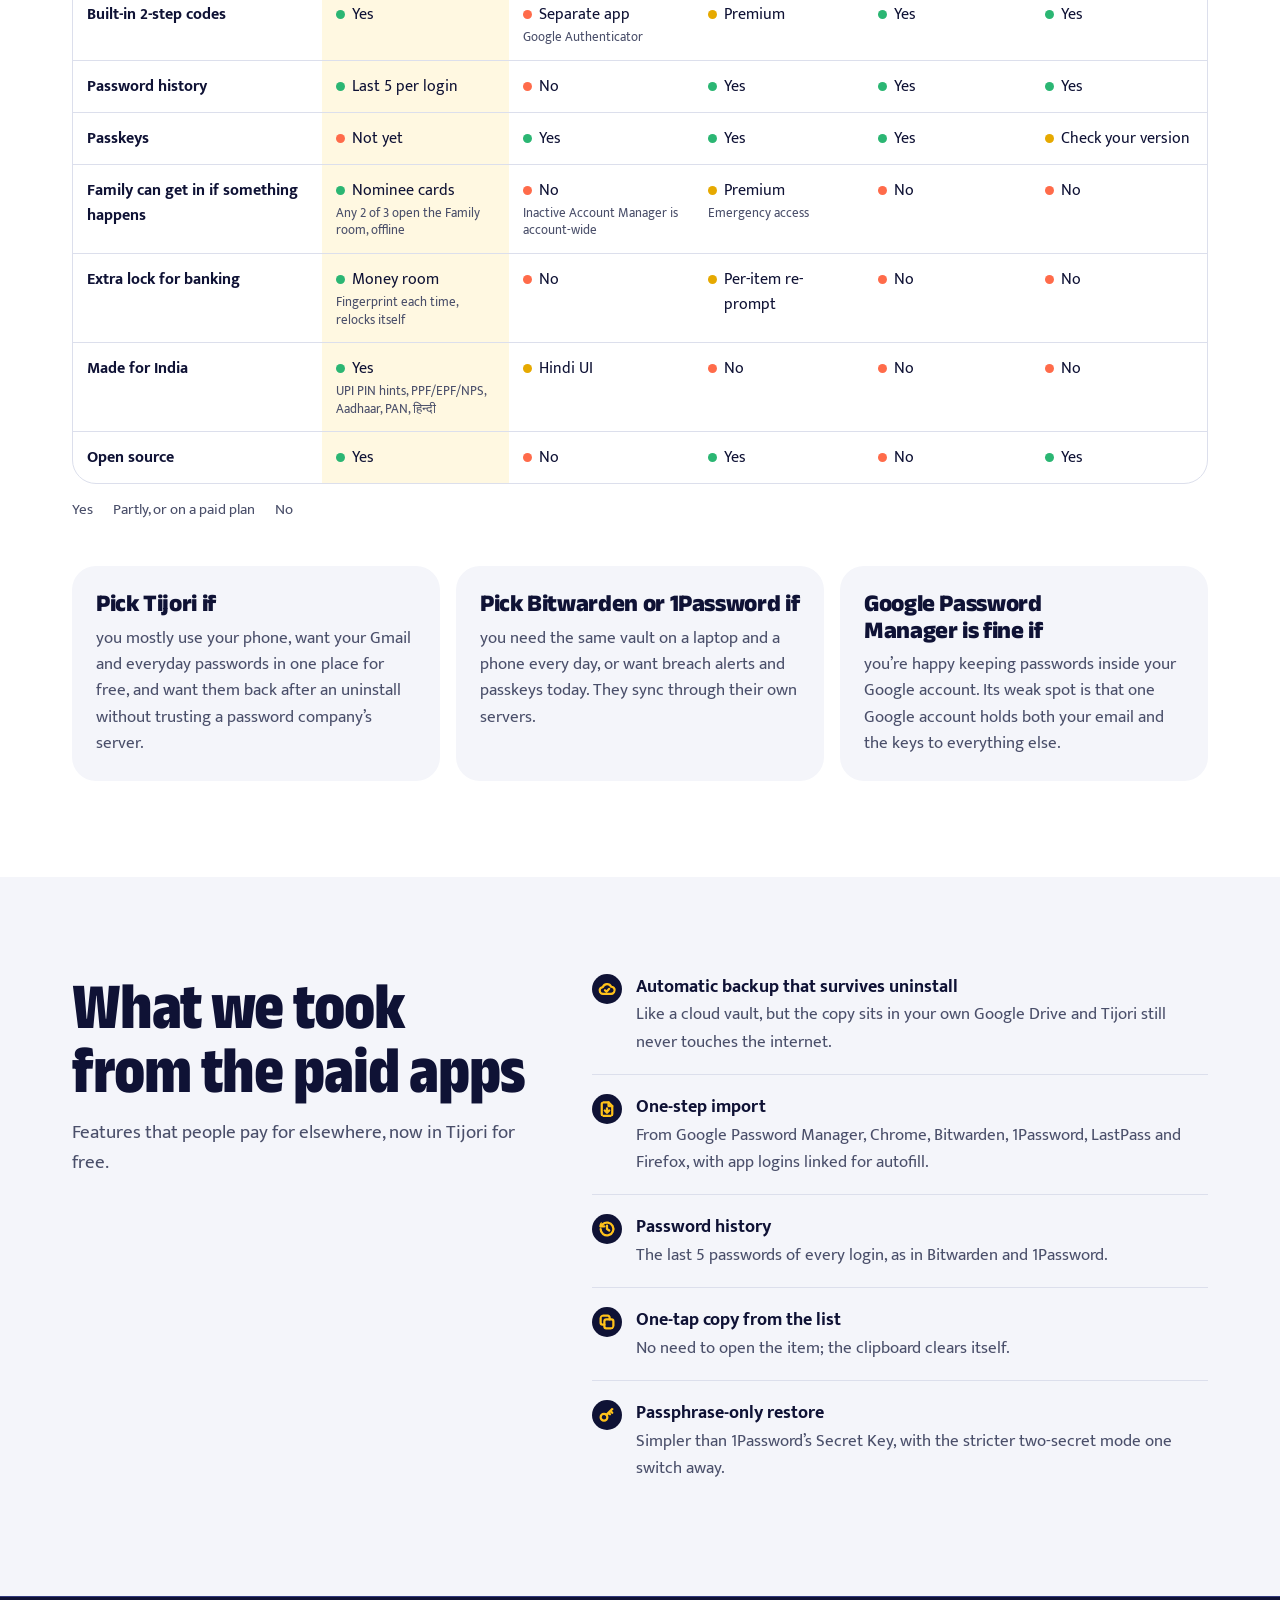
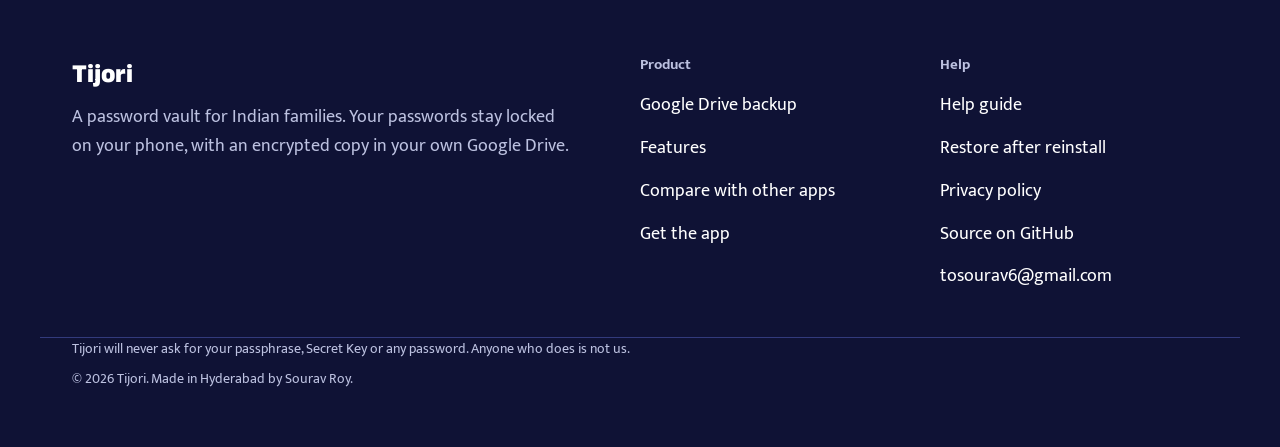
<file: docs/compare.html>
<!doctype html>
<html lang="en">
<head>
  <meta charset="utf-8">
  <meta name="viewport" content="width=device-width, initial-scale=1, viewport-fit=cover">
  <!-- No cookies, no analytics, no third-party fonts or scripts. Everything loads from this site only. -->
  <meta http-equiv="Content-Security-Policy" content="default-src 'none'; script-src 'self'; style-src 'self'; font-src 'self'; img-src 'self' data:; base-uri 'none'; form-action 'none'">
  <meta name="referrer" content="no-referrer">
  <meta name="theme-color" content="#0F1235">
  <title>Compare Tijori with Google Password Manager, Bitwarden and 1Password</title>
  <meta name="description" content="An honest feature and price comparison of Tijori with Google Password Manager, Bitwarden, 1Password and KeePassDX, including what Tijori doesn’t do.">
  <link rel="canonical" href="https://souravroy0708.github.io/tijori-android/compare.html">
  <meta property="og:type" content="website">
  <meta property="og:site_name" content="Tijori">
  <meta property="og:title" content="Compare Tijori with Google Password Manager, Bitwarden and 1Password">
  <meta property="og:description" content="An honest feature and price comparison of Tijori with Google Password Manager, Bitwarden, 1Password and KeePassDX, including what Tijori doesn’t do.">
  <link rel="icon" href="assets/favicon.svg" type="image/svg+xml">
  <link rel="preload" href="assets/fonts/anek-latin.woff2" as="font" type="font/woff2" crossorigin>
  <link rel="preload" href="assets/fonts/mukta-regular.woff2" as="font" type="font/woff2" crossorigin>
  <link rel="stylesheet" href="assets/site.css">
  <link rel="stylesheet" href="assets/tijori.css">
  <script src="assets/site.js" defer></script>
</head>
<body>

<svg class="sprite" width="0" height="0" aria-hidden="true">
  <symbol id="i-check" viewBox="0 0 24 24"><path d="M5 12.5l4.5 4.5L19 7.5"/></symbol>
  <symbol id="i-x" viewBox="0 0 24 24"><path d="M6 6l12 12M18 6L6 18"/></symbol>
  <symbol id="i-lock" viewBox="0 0 24 24"><rect x="4.5" y="10.5" width="15" height="10" rx="2.5"/><path d="M8 10.5V7.5a4 4 0 0 1 8 0v3"/></symbol>
  <symbol id="i-shield" viewBox="0 0 24 24"><path d="M12 3l7.5 3v6c0 4.6-3.2 8-7.5 9-4.3-1-7.5-4.4-7.5-9V6z"/><path d="M8.8 12.2l2.2 2.2 4.2-4.4"/></symbol>
  <symbol id="i-phone" viewBox="0 0 24 24"><rect x="6.5" y="2.5" width="11" height="19" rx="2.5"/><path d="M10.5 18.5h3"/></symbol>
  <symbol id="i-download" viewBox="0 0 24 24"><path d="M12 4v11M7 10.5l5 5 5-5M5 20h14"/></symbol>
  <symbol id="i-menu" viewBox="0 0 24 24"><path d="M4 7h16M4 12h16M4 17h16"/></symbol>
  <symbol id="i-cloud" viewBox="0 0 24 24"><path d="M7 18.5a4.5 4.5 0 0 1-.6-9A6 6 0 0 1 17.6 9 4.3 4.3 0 0 1 17.5 18.5z"/><path d="M9.3 13.6l2 2 3.6-3.8"/></symbol>
  <symbol id="i-cloud-off" viewBox="0 0 24 24"><path d="M3 3l18 18M8.5 6.3A6 6 0 0 1 17.6 10 4 4 0 0 1 20 17.3M16.5 18H7a4.5 4.5 0 0 1-1.6-8.7"/></symbol>
  <symbol id="i-key" viewBox="0 0 24 24"><circle cx="8" cy="15" r="4.5"/><path d="M11.2 11.8L20 3M16.5 6.5l2.5 2.5M14 9l2 2"/></symbol>
  <symbol id="i-users" viewBox="0 0 24 24"><circle cx="9" cy="8.5" r="3.5"/><path d="M2.5 20c.6-3.5 3.3-5.5 6.5-5.5s5.9 2 6.5 5.5"/><path d="M16 5.2a3.4 3.4 0 0 1 0 6.6M18 14.8c1.9.8 3.1 2.6 3.5 5.2"/></symbol>
  <symbol id="i-finger" viewBox="0 0 24 24"><path d="M6.5 6.5A8 8 0 0 1 20 12v1M4 11a8 8 0 0 1 .7-3M8 20.5c1.2-2 2-4.6 2-8.5a2 2 0 0 1 4 0c0 1.3-.1 2.6-.3 3.8M12 12c0 4-1 7-2.5 9M16 15.5c-.3 2-.8 3.8-1.6 5.2M8 12a4 4 0 0 1 8 0"/></symbol>
  <symbol id="i-import" viewBox="0 0 24 24"><path d="M14 3H7a2 2 0 0 0-2 2v14a2 2 0 0 0 2 2h10a2 2 0 0 0 2-2V8z"/><path d="M14 3v5h5M12 11v6M9 14l3 3 3-3"/></symbol>
  <symbol id="i-fill" viewBox="0 0 24 24"><rect x="3" y="6" width="18" height="12" rx="2.5"/><path d="M7 12h.01M10.5 12h.01M14 12h.01M17 10v4"/></symbol>
  <symbol id="i-health" viewBox="0 0 24 24"><path d="M12 20s-7.5-4.4-7.5-10A4.2 4.2 0 0 1 12 7.6 4.2 4.2 0 0 1 19.5 10c0 5.6-7.5 10-7.5 10z"/><path d="M8 12h2.5l1-2 2 4 1-2H16"/></symbol>
  <symbol id="i-clock" viewBox="0 0 24 24"><circle cx="12" cy="12" r="8.5"/><path d="M12 7.5V12l3 2"/></symbol>
  <symbol id="i-history" viewBox="0 0 24 24"><path d="M3.5 12a8.5 8.5 0 1 0 2.6-6.1L3.5 8.5"/><path d="M3.5 3.5v5h5M12 7.5V12l3 2"/></symbol>
  <symbol id="i-copy" viewBox="0 0 24 24"><rect x="8.5" y="8.5" width="12" height="12" rx="2.5"/><path d="M15.5 8.5V6a2.5 2.5 0 0 0-2.5-2.5H6A2.5 2.5 0 0 0 3.5 6v7A2.5 2.5 0 0 0 6 15.5h2.5"/></symbol>
  <symbol id="i-eye-off" viewBox="0 0 24 24"><path d="M3 3l18 18M10.6 5.1A9.8 9.8 0 0 1 12 5c5.5 0 9 7 9 7a16 16 0 0 1-2.6 3.4M6.5 6.6C4.1 8.2 3 12 3 12s3.5 7 9 7a9 9 0 0 0 4.2-1"/><path d="M9.9 9.9a3 3 0 0 0 4.2 4.2"/></symbol>
  <symbol id="i-code" viewBox="0 0 24 24"><path d="M8.5 7L3.5 12l5 5M15.5 7l5 5-5 5"/></symbol>
  <symbol id="i-wifi" viewBox="0 0 24 24"><path d="M2.5 9a14 14 0 0 1 19 0M5.5 12.5a9.5 9.5 0 0 1 13 0M8.8 16a4.8 4.8 0 0 1 6.4 0"/><circle cx="12" cy="19.5" r=".9"/></symbol>
  <symbol id="i-spark" viewBox="0 0 24 24"><path d="M12 3l1.8 5.2L19 10l-5.2 1.8L12 17l-1.8-5.2L5 10l5.2-1.8z"/></symbol>
  <symbol id="i-bank" viewBox="0 0 24 24"><path d="M3 9.5L12 4l9 5.5M5 10v7M9.5 10v7M14.5 10v7M19 10v7M3.5 20h17"/></symbol>
  <symbol id="i-file" viewBox="0 0 24 24"><path d="M14 3H7a2 2 0 0 0-2 2v14a2 2 0 0 0 2 2h10a2 2 0 0 0 2-2V8z"/><path d="M14 3v5h5M9 13h6M9 17h6"/></symbol>
  <symbol id="i-mail" viewBox="0 0 24 24"><rect x="3" y="5.5" width="18" height="13" rx="2.5"/><path d="M3.5 7l8.5 6 8.5-6"/></symbol>
  <symbol id="i-refresh" viewBox="0 0 24 24"><path d="M20 11a8 8 0 0 0-14.3-4.9L4 8M4 3.5V8h4.5M4 13a8 8 0 0 0 14.3 4.9L20 16M20 20.5V16h-4.5"/></symbol>
</svg>

<a class="skip" href="#main">Skip to content</a>
<header class="site-header">
  <div class="wrap header-row">
    <a class="brand" href="index.html" aria-label="Tijori home">
      <img class="brand-mark" src="assets/favicon.svg" alt="" width="44" height="44">
      <span class="brand-text"><b>Tijori</b><span>Chaabi sirf aapke paas</span></span>
    </a>
    <nav class="nav-links" aria-label="Main">
      <a href="index.html#backup">Drive backup</a>
      <a href="index.html#features">Features</a>
      <a href="compare.html">Compare</a>
      <a href="guide.html">Help guide</a>
      <a href="index.html#faq">Questions</a>
    </nav>
    <a class="btn btn-haldi header-cta" href="index.html#get">Get the app</a>
    <details class="menu">
      <summary aria-label="Open menu"><svg class="ic" aria-hidden="true"><use href="#i-menu"/></svg></summary>
      <nav class="menu-panel" aria-label="Main">
      <a href="index.html#backup">Drive backup</a>
      <a href="index.html#features">Features</a>
      <a href="compare.html">Compare</a>
      <a href="guide.html">Help guide</a>
      <a href="index.html#faq">Questions</a>
        <a class="btn btn-haldi" href="index.html#get">Get the app</a>
      </nav>
    </details>
  </div>
</header>

<main id="main">
<section class="page-hero" aria-labelledby="t">
  <div class="wrap">
    <h1 id="t">Tijori next to the apps people pay for</h1>
    <p class="lede">An honest side-by-side, including what Tijori doesn’t do. Prices are the publishers’ yearly prices in US dollars, checked in November 2026; they change, so confirm on their sites.</p>
  </div>
</section>
<section class="sec sec-white" aria-labelledby="cmp-title">
  <div class="wrap">
    <h2 id="cmp-title" class="sr-only">Feature comparison</h2>
    <div class="cmp-wrap" role="region" aria-labelledby="cmp-cap" tabindex="0">
      <table class="cmp">
        <caption id="cmp-cap">Scroll sideways on a phone to see every app.</caption>
        <thead><tr><th scope="col"><span class="sr-only">Feature</span></th><th scope="col" class="us">Tijori</th><th scope="col">Google Password Manager</th><th scope="col">Bitwarden</th><th scope="col">1Password</th><th scope="col">KeePassDX</th></tr></thead>
        <tbody>
<tr><th scope="row">Price</th><td class="us"><span class="y">Free</span><small>No ads, no premium tier</small></td><td><span class="y">Free</span></td><td><span class="p">Free basic plan</span><small>Premium $19.80/year</small></td><td><span class="n">$47.88/year</span><small>Individual plan, no free plan</small></td><td><span class="y">Free</span></td></tr>
<tr><th scope="row">Account needed</th><td class="us"><span class="y">No</span></td><td><span class="n">Google account</span></td><td><span class="n">Yes</span></td><td><span class="n">Yes</span></td><td><span class="y">No</span></td></tr>
<tr><th scope="row">Where your passwords live</th><td class="us"><span class="y">Your phone</span><small>Encrypted copy in your own Drive</small></td><td><span class="p">Google’s servers</span><small>Encrypted, linked to your Google account</small></td><td><span class="p">Bitwarden’s servers</span><small>End-to-end encrypted</small></td><td><span class="p">1Password’s servers</span><small>End-to-end encrypted</small></td><td><span class="y">A file you keep</span><small>You choose where</small></td></tr>
<tr><th scope="row">Survives uninstall or a lost phone</th><td class="us"><span class="y">Yes</span><small>Automatic Google Drive backup</small></td><td><span class="y">Yes</span></td><td><span class="y">Yes</span></td><td><span class="y">Yes</span></td><td><span class="p">If you copy the file yourself</span></td></tr>
<tr><th scope="row">Restore with just your passphrase</th><td class="us"><span class="y">Yes</span><small>Default; can require the Secret Key too</small></td><td><span class="p">Google sign-in</span><small>Plus your phone or recovery email</small></td><td><span class="y">Email + master password</span></td><td><span class="p">Needs the Secret Key too</span><small>From the Emergency Kit</small></td><td><span class="y">File + master password</span></td></tr>
<tr><th scope="row">Works fully offline</th><td class="us"><span class="y">Yes</span><small>No internet permission at all</small></td><td><span class="p">Mostly</span><small>Needs internet to sync</small></td><td><span class="p">Read offline</span><small>Needs internet to sync</small></td><td><span class="p">Read offline</span><small>Needs internet to sync</small></td><td><span class="y">Yes</span></td></tr>
<tr><th scope="row">Use on a laptop too</th><td class="us"><span class="n">No</span><small>Phone-first by design</small></td><td><span class="y">Chrome everywhere</span></td><td><span class="y">All platforms</span></td><td><span class="y">All platforms</span></td><td><span class="p">Via KeePass apps</span><small>You sync the file</small></td></tr>
<tr><th scope="row">Autofill in apps and Chrome</th><td class="us"><span class="y">Yes</span></td><td><span class="y">Yes</span></td><td><span class="y">Yes</span></td><td><span class="y">Yes</span></td><td><span class="y">Yes</span></td></tr>
<tr><th scope="row">Fills only on the exact site</th><td class="us"><span class="y">Yes</span><small>Look-alike domains get nothing</small></td><td><span class="y">Yes</span></td><td><span class="p">Configurable</span><small>Match rules per login</small></td><td><span class="y">Yes</span></td><td><span class="p">Configurable</span></td></tr>
<tr><th scope="row">Import from Google / Chrome</th><td class="us"><span class="y">Yes</span><small>Plus Bitwarden, 1Password, LastPass, Firefox</small></td><td><span class="na">It is Google</span></td><td><span class="y">Yes</span></td><td><span class="y">Yes</span></td><td><span class="p">Via desktop KeePass</span></td></tr>
<tr><th scope="row">Weak and reused password check</th><td class="us"><span class="y">Yes</span><small>On the phone</small></td><td><span class="y">Yes</span></td><td><span class="p">Premium</span></td><td><span class="y">Yes</span></td><td><span class="n">No</span></td></tr>
<tr><th scope="row">Breach alerts (leaked passwords)</th><td class="us"><span class="n">No</span><small>Would need internet</small></td><td><span class="y">Yes</span></td><td><span class="p">Premium</span></td><td><span class="y">Yes</span></td><td><span class="n">No</span></td></tr>
<tr><th scope="row">Built-in 2-step codes</th><td class="us"><span class="y">Yes</span></td><td><span class="n">Separate app</span><small>Google Authenticator</small></td><td><span class="p">Premium</span></td><td><span class="y">Yes</span></td><td><span class="y">Yes</span></td></tr>
<tr><th scope="row">Password history</th><td class="us"><span class="y">Last 5 per login</span></td><td><span class="n">No</span></td><td><span class="y">Yes</span></td><td><span class="y">Yes</span></td><td><span class="y">Yes</span></td></tr>
<tr><th scope="row">Passkeys</th><td class="us"><span class="n">Not yet</span></td><td><span class="y">Yes</span></td><td><span class="y">Yes</span></td><td><span class="y">Yes</span></td><td><span class="p">Check your version</span></td></tr>
<tr><th scope="row">Family can get in if something happens</th><td class="us"><span class="y">Nominee cards</span><small>Any 2 of 3 open the Family room, offline</small></td><td><span class="n">No</span><small>Inactive Account Manager is account-wide</small></td><td><span class="p">Premium</span><small>Emergency access</small></td><td><span class="n">No</span></td><td><span class="n">No</span></td></tr>
<tr><th scope="row">Extra lock for banking</th><td class="us"><span class="y">Money room</span><small>Fingerprint each time, relocks itself</small></td><td><span class="n">No</span></td><td><span class="p">Per-item re-prompt</span></td><td><span class="n">No</span></td><td><span class="n">No</span></td></tr>
<tr><th scope="row">Made for India</th><td class="us"><span class="y">Yes</span><small>UPI PIN hints, PPF/EPF/NPS, Aadhaar, PAN, हिन्दी</small></td><td><span class="p">Hindi UI</span></td><td><span class="n">No</span></td><td><span class="n">No</span></td><td><span class="n">No</span></td></tr>
<tr><th scope="row">Open source</th><td class="us"><span class="y">Yes</span></td><td><span class="n">No</span></td><td><span class="y">Yes</span></td><td><span class="n">No</span></td><td><span class="y">Yes</span></td></tr>
        </tbody>
      </table>
    </div>
    <p class="legend-row"><span class="y">Yes</span><span class="p">Partly, or on a paid plan</span><span class="n">No</span></p>

    <div class="take">
      <div><h3>Pick Tijori if</h3><p>you mostly use your phone, want your Gmail and everyday passwords in one place for free, and want them back after an uninstall without trusting a password company’s server.</p></div>
      <div><h3>Pick Bitwarden or 1Password if</h3><p>you need the same vault on a laptop and a phone every day, or want breach alerts and passkeys today. They sync through their own servers.</p></div>
      <div><h3>Google Password Manager is fine if</h3><p>you’re happy keeping passwords inside your Google account. Its weak spot is that one Google account holds both your email and the keys to everything else.</p></div>
    </div>
  </div>
</section>
<section class="sec sec-paper" aria-labelledby="new-title">
  <div class="wrap priv-split">
    <div class="priv-side">
      <h2 id="new-title" class="h-sec">What we took from the paid apps</h2>
      <p class="sec-lede">Features that people pay for elsewhere, now in Tijori for free.</p>
    </div>
    <ul class="check-list">
      <li><svg class="ic" aria-hidden="true"><use href="#i-cloud"/></svg><div><b>Automatic backup that survives uninstall</b><span>Like a cloud vault, but the copy sits in your own Google Drive and Tijori still never touches the internet.</span></div></li>
      <li><svg class="ic" aria-hidden="true"><use href="#i-import"/></svg><div><b>One-step import</b><span>From Google Password Manager, Chrome, Bitwarden, 1Password, LastPass and Firefox, with app logins linked for autofill.</span></div></li>
      <li><svg class="ic" aria-hidden="true"><use href="#i-history"/></svg><div><b>Password history</b><span>The last 5 passwords of every login, as in Bitwarden and 1Password.</span></div></li>
      <li><svg class="ic" aria-hidden="true"><use href="#i-copy"/></svg><div><b>One-tap copy from the list</b><span>No need to open the item; the clipboard clears itself.</span></div></li>
      <li><svg class="ic" aria-hidden="true"><use href="#i-key"/></svg><div><b>Passphrase-only restore</b><span>Simpler than 1Password’s Secret Key, with the stricter two-secret mode one switch away.</span></div></li>
    </ul>
  </div>
</section>
</main>
<footer class="site-footer">
  <div class="wrap footer-grid">
    <div class="footer-about">
      <p class="footer-name">Tijori</p>
      <p>A password vault for Indian families. Your passwords stay locked on your phone, with an encrypted copy in your own Google Drive.</p>
    </div>
    <nav class="footer-col" aria-label="Product">
      <h2>Product</h2>
      <a href="index.html#backup">Google Drive backup</a>
      <a href="index.html#features">Features</a>
      <a href="compare.html">Compare with other apps</a>
      <a href="index.html#get">Get the app</a>
    </nav>
    <nav class="footer-col" aria-label="Help">
      <h2>Help</h2>
      <a href="guide.html">Help guide</a>
      <a href="guide.html#reinstall">Restore after reinstall</a>
      <a href="privacy.html">Privacy policy</a>
      <a href="https://github.com/souravroy0708/tijori-android" rel="noopener noreferrer">Source on GitHub</a>
      <a href="mailto:tosourav6@gmail.com">tosourav6@gmail.com</a>
    </nav>
  </div>
  <div class="wrap footer-base">
    <p>Tijori will never ask for your passphrase, Secret Key or any password. Anyone who does is not us.</p>
    <p>© <span data-year>2026</span> Tijori. Made in Hyderabad by Sourav Roy.</p>
  </div>
</footer>

</body>
</html>
</file>
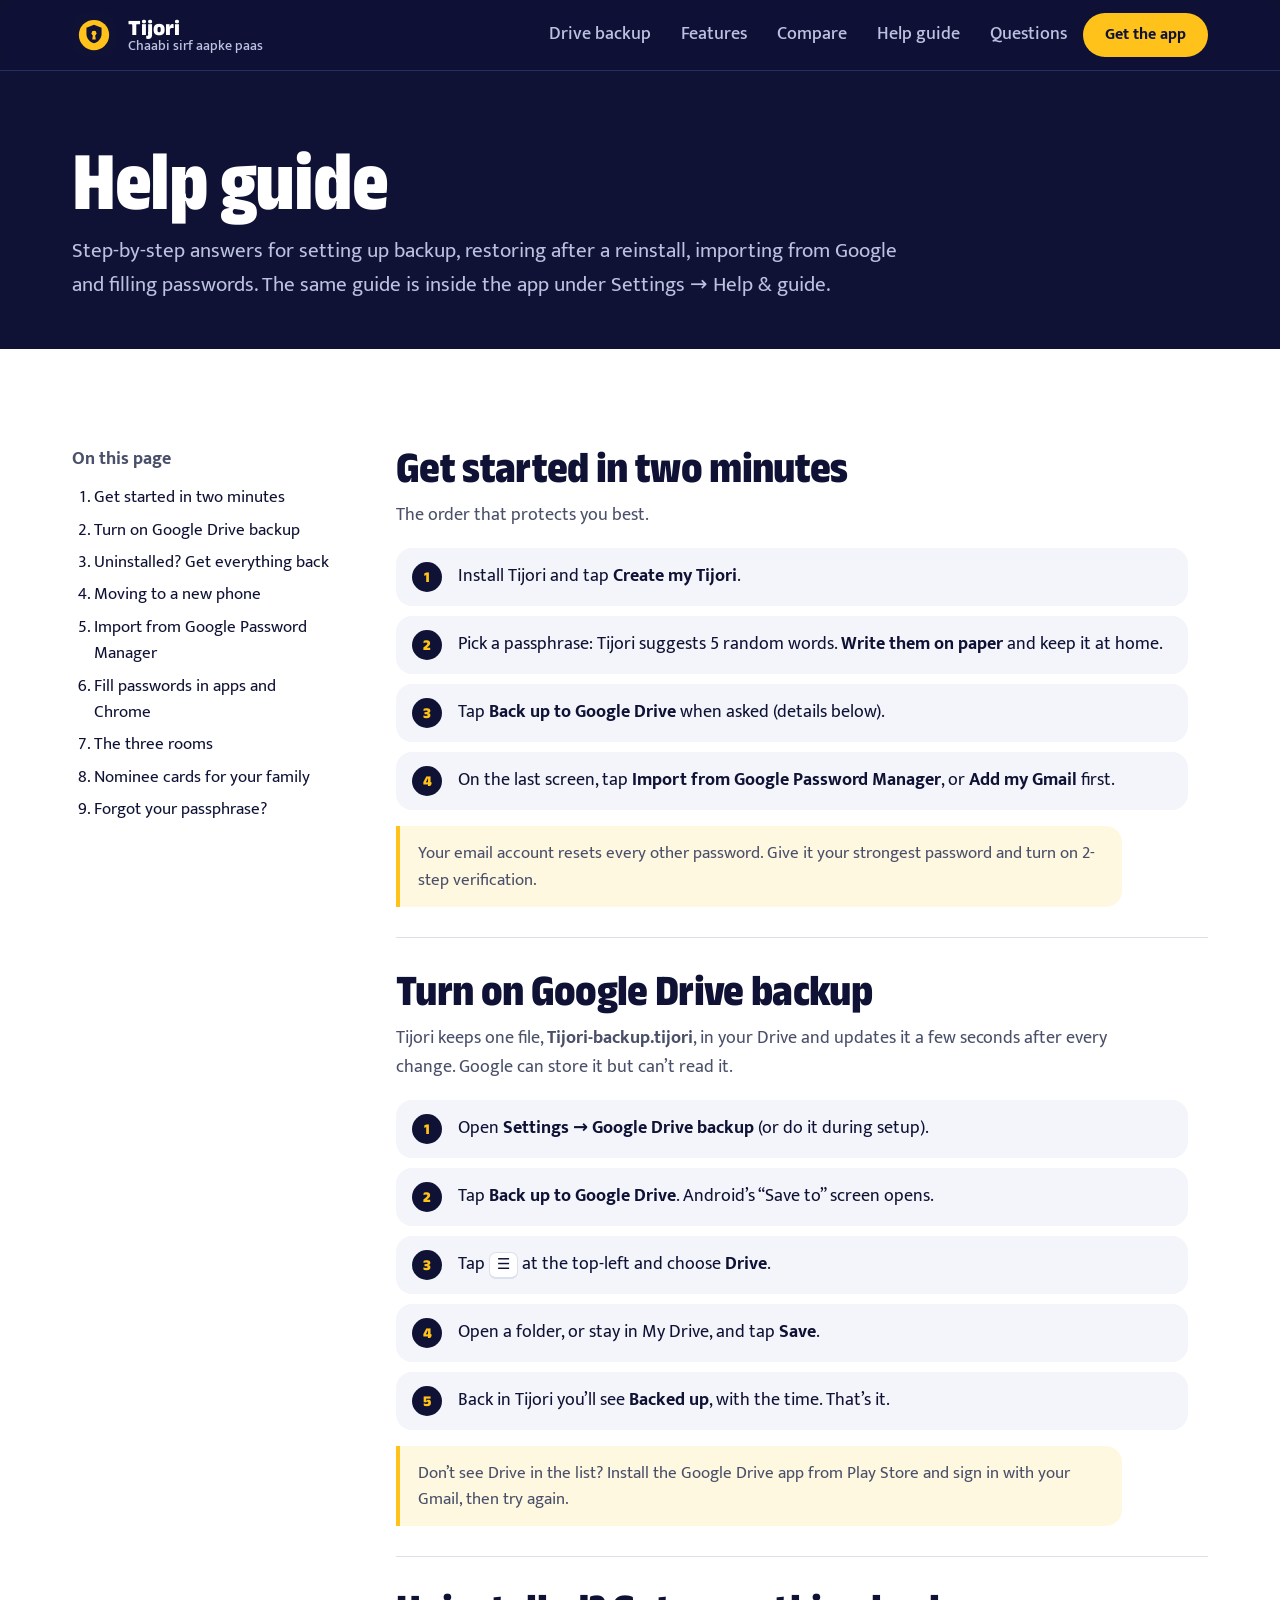
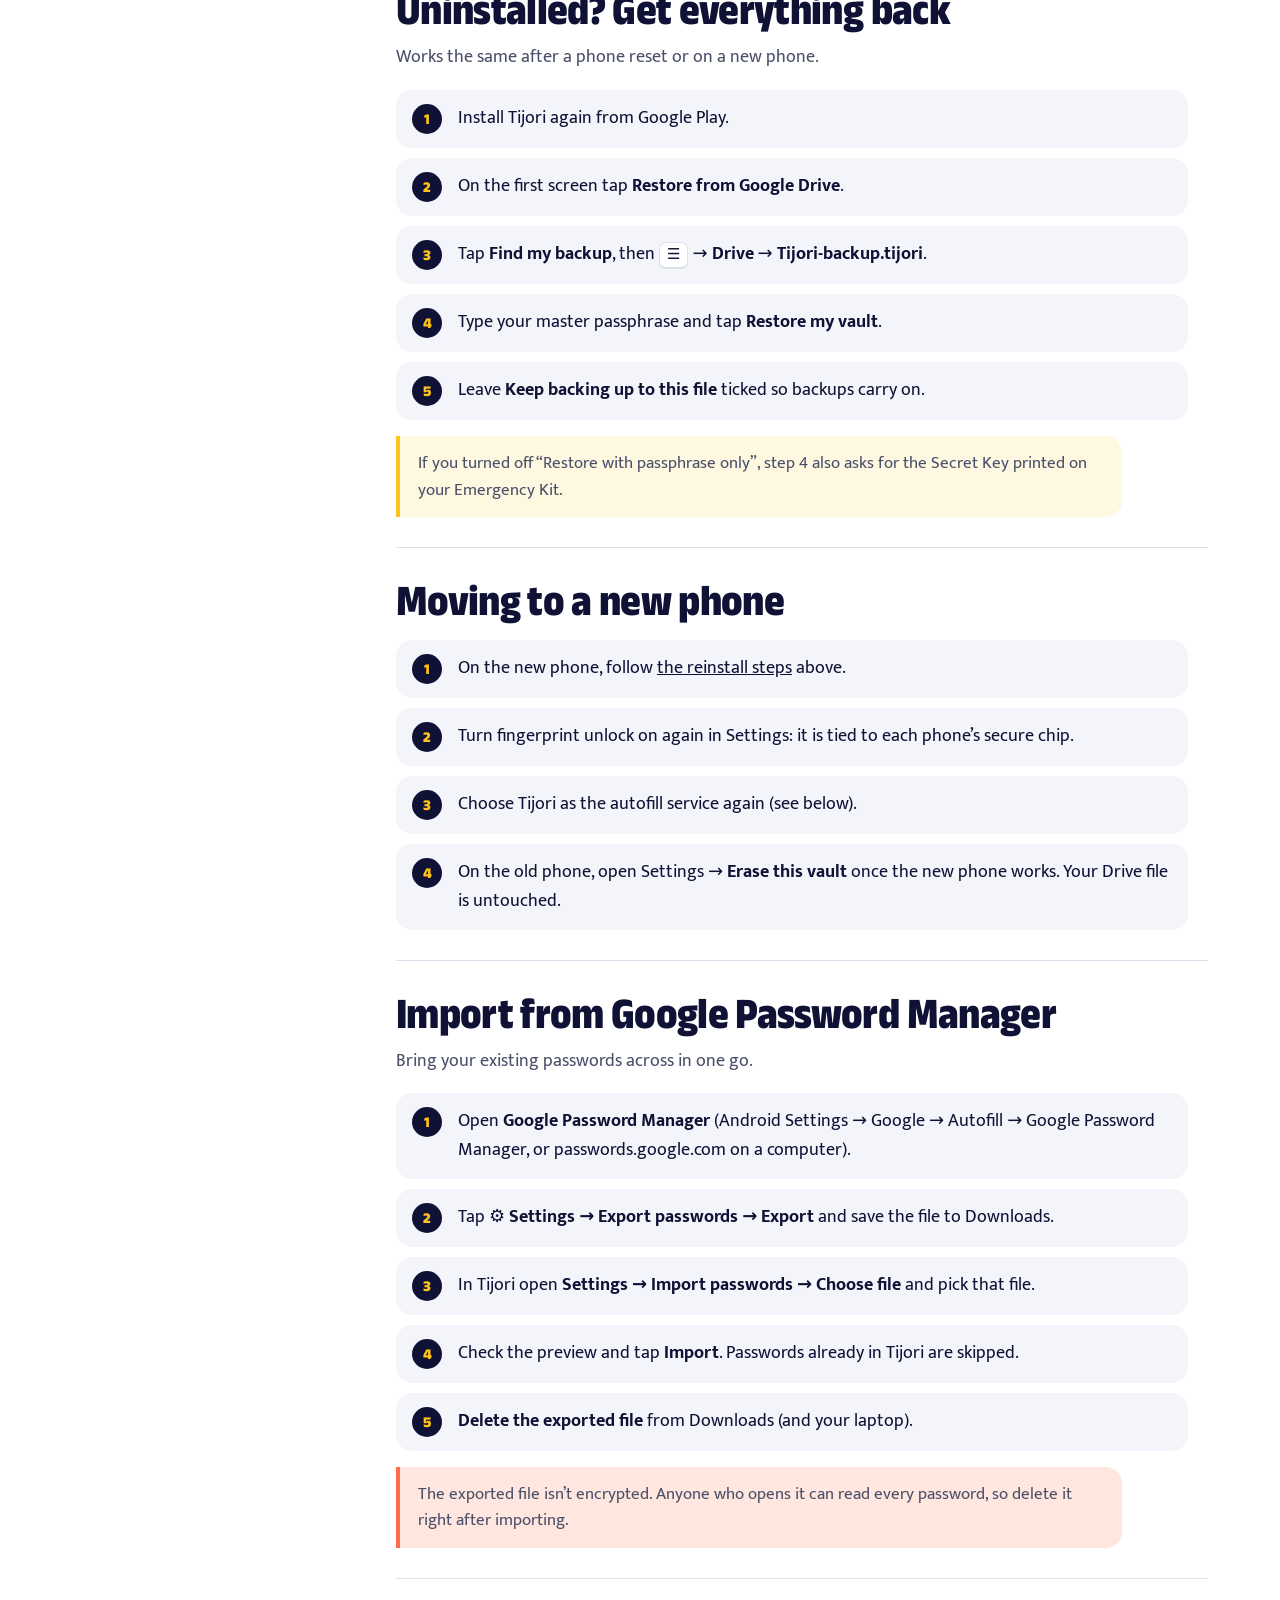
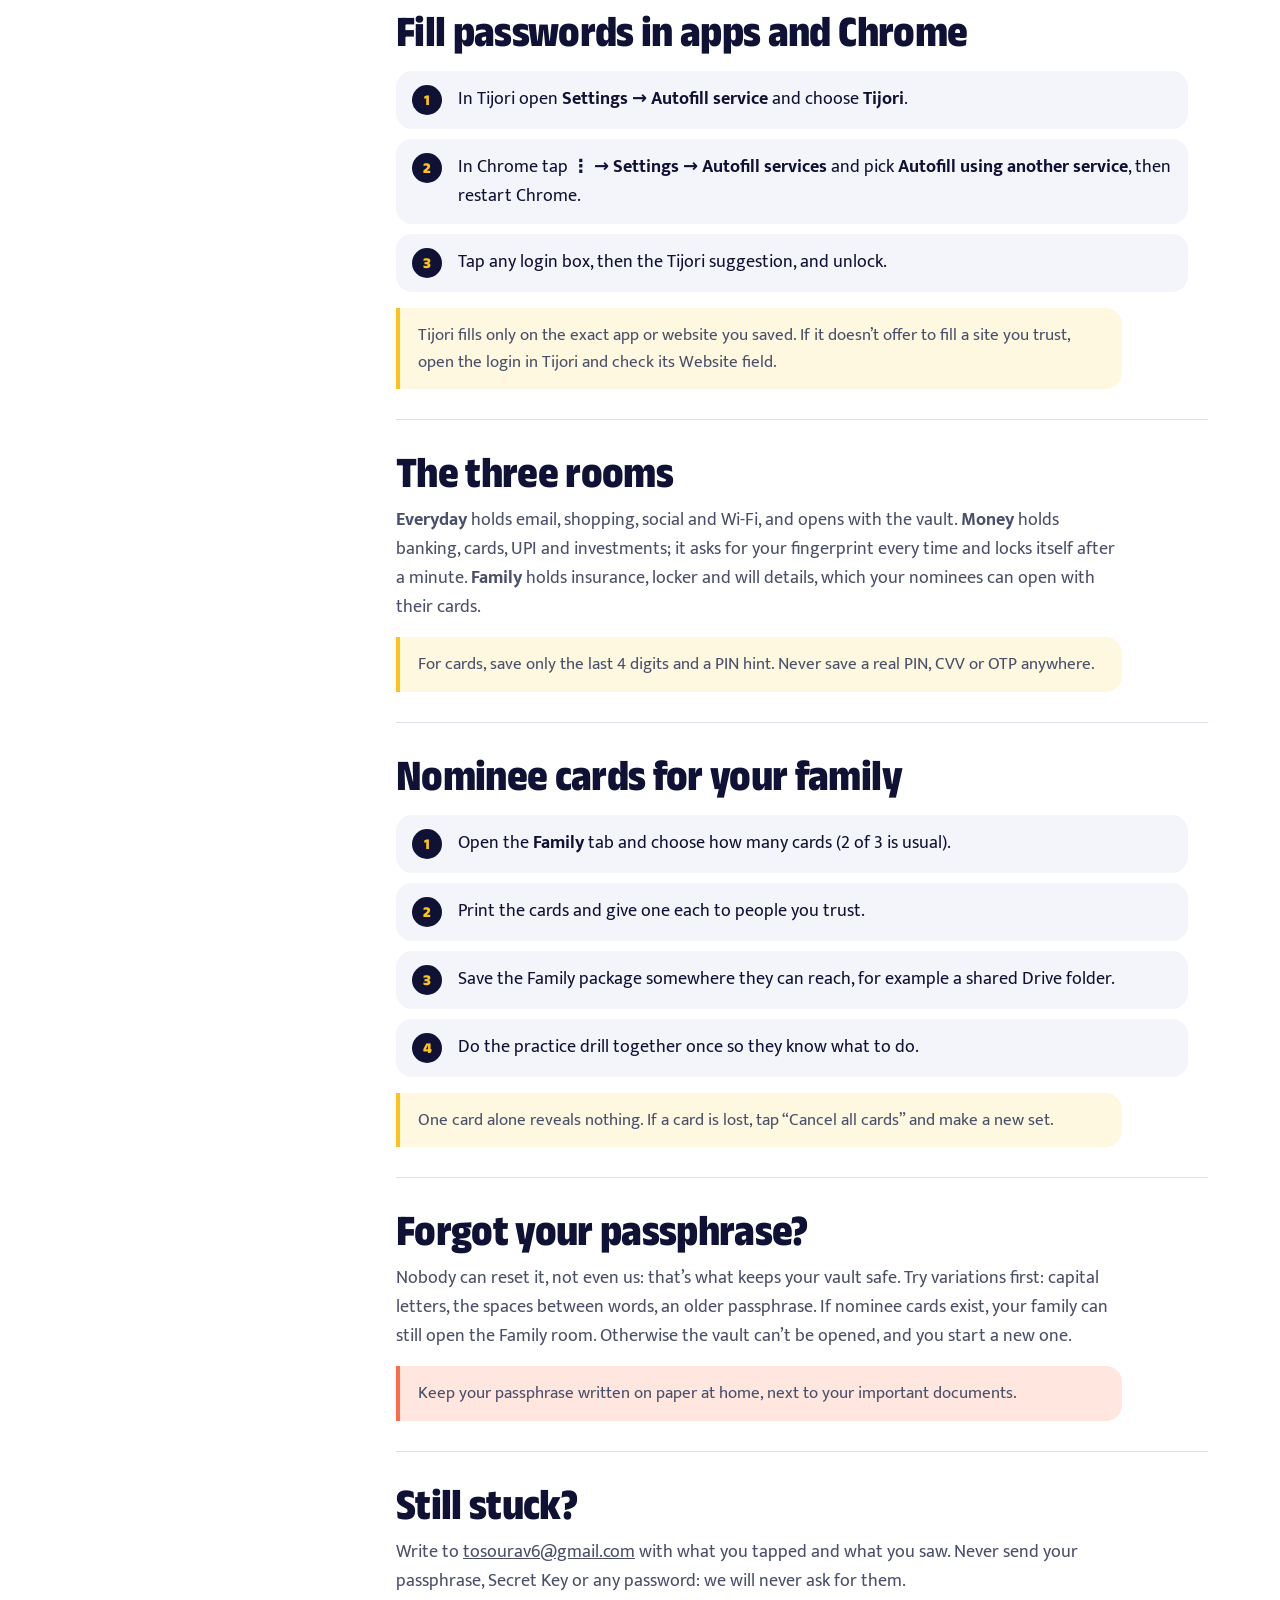
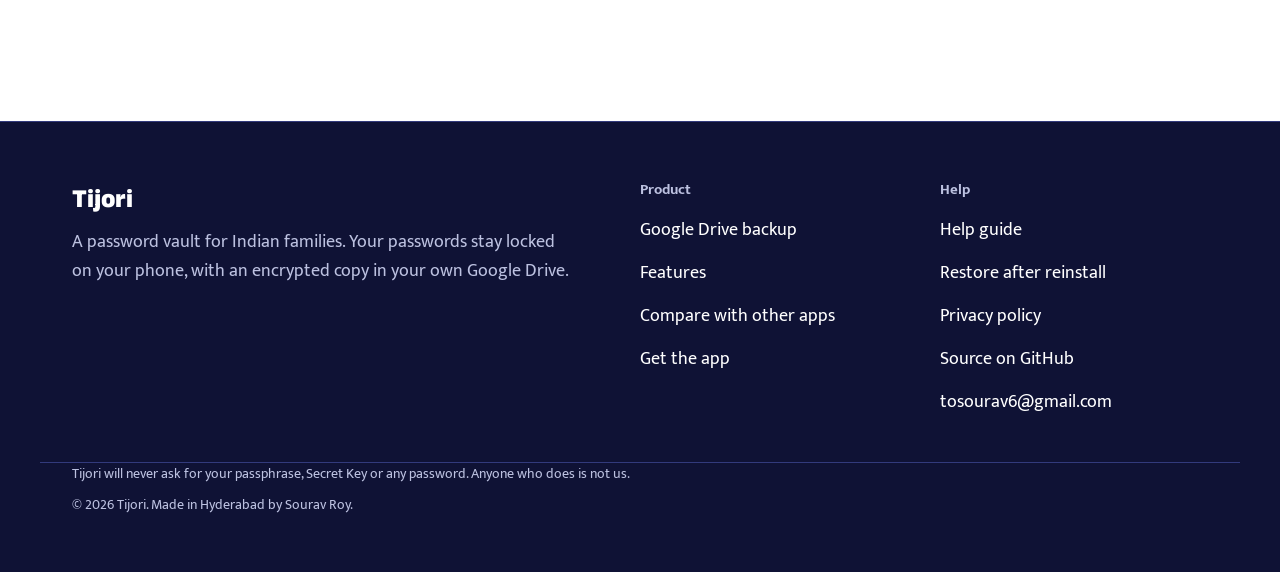
<file: docs/guide.html>
<!doctype html>
<html lang="en">
<head>
  <meta charset="utf-8">
  <meta name="viewport" content="width=device-width, initial-scale=1, viewport-fit=cover">
  <!-- No cookies, no analytics, no third-party fonts or scripts. Everything loads from this site only. -->
  <meta http-equiv="Content-Security-Policy" content="default-src 'none'; script-src 'self'; style-src 'self'; font-src 'self'; img-src 'self' data:; base-uri 'none'; form-action 'none'">
  <meta name="referrer" content="no-referrer">
  <meta name="theme-color" content="#0F1235">
  <title>Tijori help guide: Drive backup, restore after reinstall, import, autofill</title>
  <meta name="description" content="Step-by-step help for Tijori: turn on Google Drive backup, restore after uninstalling, import from Google Password Manager, set up autofill and nominee cards.">
  <link rel="canonical" href="https://souravroy0708.github.io/tijori-android/guide.html">
  <meta property="og:type" content="website">
  <meta property="og:site_name" content="Tijori">
  <meta property="og:title" content="Tijori help guide: Drive backup, restore after reinstall, import, autofill">
  <meta property="og:description" content="Step-by-step help for Tijori: turn on Google Drive backup, restore after uninstalling, import from Google Password Manager, set up autofill and nominee cards.">
  <link rel="icon" href="assets/favicon.svg" type="image/svg+xml">
  <link rel="preload" href="assets/fonts/anek-latin.woff2" as="font" type="font/woff2" crossorigin>
  <link rel="preload" href="assets/fonts/mukta-regular.woff2" as="font" type="font/woff2" crossorigin>
  <link rel="stylesheet" href="assets/site.css">
  <link rel="stylesheet" href="assets/tijori.css">
  <script src="assets/site.js" defer></script>
</head>
<body>

<svg class="sprite" width="0" height="0" aria-hidden="true">
  <symbol id="i-check" viewBox="0 0 24 24"><path d="M5 12.5l4.5 4.5L19 7.5"/></symbol>
  <symbol id="i-x" viewBox="0 0 24 24"><path d="M6 6l12 12M18 6L6 18"/></symbol>
  <symbol id="i-lock" viewBox="0 0 24 24"><rect x="4.5" y="10.5" width="15" height="10" rx="2.5"/><path d="M8 10.5V7.5a4 4 0 0 1 8 0v3"/></symbol>
  <symbol id="i-shield" viewBox="0 0 24 24"><path d="M12 3l7.5 3v6c0 4.6-3.2 8-7.5 9-4.3-1-7.5-4.4-7.5-9V6z"/><path d="M8.8 12.2l2.2 2.2 4.2-4.4"/></symbol>
  <symbol id="i-phone" viewBox="0 0 24 24"><rect x="6.5" y="2.5" width="11" height="19" rx="2.5"/><path d="M10.5 18.5h3"/></symbol>
  <symbol id="i-download" viewBox="0 0 24 24"><path d="M12 4v11M7 10.5l5 5 5-5M5 20h14"/></symbol>
  <symbol id="i-menu" viewBox="0 0 24 24"><path d="M4 7h16M4 12h16M4 17h16"/></symbol>
  <symbol id="i-cloud" viewBox="0 0 24 24"><path d="M7 18.5a4.5 4.5 0 0 1-.6-9A6 6 0 0 1 17.6 9 4.3 4.3 0 0 1 17.5 18.5z"/><path d="M9.3 13.6l2 2 3.6-3.8"/></symbol>
  <symbol id="i-cloud-off" viewBox="0 0 24 24"><path d="M3 3l18 18M8.5 6.3A6 6 0 0 1 17.6 10 4 4 0 0 1 20 17.3M16.5 18H7a4.5 4.5 0 0 1-1.6-8.7"/></symbol>
  <symbol id="i-key" viewBox="0 0 24 24"><circle cx="8" cy="15" r="4.5"/><path d="M11.2 11.8L20 3M16.5 6.5l2.5 2.5M14 9l2 2"/></symbol>
  <symbol id="i-users" viewBox="0 0 24 24"><circle cx="9" cy="8.5" r="3.5"/><path d="M2.5 20c.6-3.5 3.3-5.5 6.5-5.5s5.9 2 6.5 5.5"/><path d="M16 5.2a3.4 3.4 0 0 1 0 6.6M18 14.8c1.9.8 3.1 2.6 3.5 5.2"/></symbol>
  <symbol id="i-finger" viewBox="0 0 24 24"><path d="M6.5 6.5A8 8 0 0 1 20 12v1M4 11a8 8 0 0 1 .7-3M8 20.5c1.2-2 2-4.6 2-8.5a2 2 0 0 1 4 0c0 1.3-.1 2.6-.3 3.8M12 12c0 4-1 7-2.5 9M16 15.5c-.3 2-.8 3.8-1.6 5.2M8 12a4 4 0 0 1 8 0"/></symbol>
  <symbol id="i-import" viewBox="0 0 24 24"><path d="M14 3H7a2 2 0 0 0-2 2v14a2 2 0 0 0 2 2h10a2 2 0 0 0 2-2V8z"/><path d="M14 3v5h5M12 11v6M9 14l3 3 3-3"/></symbol>
  <symbol id="i-fill" viewBox="0 0 24 24"><rect x="3" y="6" width="18" height="12" rx="2.5"/><path d="M7 12h.01M10.5 12h.01M14 12h.01M17 10v4"/></symbol>
  <symbol id="i-health" viewBox="0 0 24 24"><path d="M12 20s-7.5-4.4-7.5-10A4.2 4.2 0 0 1 12 7.6 4.2 4.2 0 0 1 19.5 10c0 5.6-7.5 10-7.5 10z"/><path d="M8 12h2.5l1-2 2 4 1-2H16"/></symbol>
  <symbol id="i-clock" viewBox="0 0 24 24"><circle cx="12" cy="12" r="8.5"/><path d="M12 7.5V12l3 2"/></symbol>
  <symbol id="i-history" viewBox="0 0 24 24"><path d="M3.5 12a8.5 8.5 0 1 0 2.6-6.1L3.5 8.5"/><path d="M3.5 3.5v5h5M12 7.5V12l3 2"/></symbol>
  <symbol id="i-copy" viewBox="0 0 24 24"><rect x="8.5" y="8.5" width="12" height="12" rx="2.5"/><path d="M15.5 8.5V6a2.5 2.5 0 0 0-2.5-2.5H6A2.5 2.5 0 0 0 3.5 6v7A2.5 2.5 0 0 0 6 15.5h2.5"/></symbol>
  <symbol id="i-eye-off" viewBox="0 0 24 24"><path d="M3 3l18 18M10.6 5.1A9.8 9.8 0 0 1 12 5c5.5 0 9 7 9 7a16 16 0 0 1-2.6 3.4M6.5 6.6C4.1 8.2 3 12 3 12s3.5 7 9 7a9 9 0 0 0 4.2-1"/><path d="M9.9 9.9a3 3 0 0 0 4.2 4.2"/></symbol>
  <symbol id="i-code" viewBox="0 0 24 24"><path d="M8.5 7L3.5 12l5 5M15.5 7l5 5-5 5"/></symbol>
  <symbol id="i-wifi" viewBox="0 0 24 24"><path d="M2.5 9a14 14 0 0 1 19 0M5.5 12.5a9.5 9.5 0 0 1 13 0M8.8 16a4.8 4.8 0 0 1 6.4 0"/><circle cx="12" cy="19.5" r=".9"/></symbol>
  <symbol id="i-spark" viewBox="0 0 24 24"><path d="M12 3l1.8 5.2L19 10l-5.2 1.8L12 17l-1.8-5.2L5 10l5.2-1.8z"/></symbol>
  <symbol id="i-bank" viewBox="0 0 24 24"><path d="M3 9.5L12 4l9 5.5M5 10v7M9.5 10v7M14.5 10v7M19 10v7M3.5 20h17"/></symbol>
  <symbol id="i-file" viewBox="0 0 24 24"><path d="M14 3H7a2 2 0 0 0-2 2v14a2 2 0 0 0 2 2h10a2 2 0 0 0 2-2V8z"/><path d="M14 3v5h5M9 13h6M9 17h6"/></symbol>
  <symbol id="i-mail" viewBox="0 0 24 24"><rect x="3" y="5.5" width="18" height="13" rx="2.5"/><path d="M3.5 7l8.5 6 8.5-6"/></symbol>
  <symbol id="i-refresh" viewBox="0 0 24 24"><path d="M20 11a8 8 0 0 0-14.3-4.9L4 8M4 3.5V8h4.5M4 13a8 8 0 0 0 14.3 4.9L20 16M20 20.5V16h-4.5"/></symbol>
</svg>

<a class="skip" href="#main">Skip to content</a>
<header class="site-header">
  <div class="wrap header-row">
    <a class="brand" href="index.html" aria-label="Tijori home">
      <img class="brand-mark" src="assets/favicon.svg" alt="" width="44" height="44">
      <span class="brand-text"><b>Tijori</b><span>Chaabi sirf aapke paas</span></span>
    </a>
    <nav class="nav-links" aria-label="Main">
      <a href="index.html#backup">Drive backup</a>
      <a href="index.html#features">Features</a>
      <a href="compare.html">Compare</a>
      <a href="guide.html">Help guide</a>
      <a href="index.html#faq">Questions</a>
    </nav>
    <a class="btn btn-haldi header-cta" href="index.html#get">Get the app</a>
    <details class="menu">
      <summary aria-label="Open menu"><svg class="ic" aria-hidden="true"><use href="#i-menu"/></svg></summary>
      <nav class="menu-panel" aria-label="Main">
      <a href="index.html#backup">Drive backup</a>
      <a href="index.html#features">Features</a>
      <a href="compare.html">Compare</a>
      <a href="guide.html">Help guide</a>
      <a href="index.html#faq">Questions</a>
        <a class="btn btn-haldi" href="index.html#get">Get the app</a>
      </nav>
    </details>
  </div>
</header>

<main id="main">
<section class="page-hero" aria-labelledby="t">
  <div class="wrap">
    <h1 id="t">Help guide</h1>
    <p class="lede">Step-by-step answers for setting up backup, restoring after a reinstall, importing from Google and filling passwords. The same guide is inside the app under Settings → Help &amp; guide.</p>
  </div>
</section>
<section class="sec sec-white" aria-label="Guide">
  <div class="wrap guide-grid">
    <nav class="toc" aria-labelledby="toc-t">
      <h2 id="toc-t">On this page</h2>
      <ol>
        <li><a href="#start">Get started in two minutes</a></li>
        <li><a href="#drive">Turn on Google Drive backup</a></li>
        <li><a href="#reinstall">Uninstalled? Get everything back</a></li>
        <li><a href="#newphone">Moving to a new phone</a></li>
        <li><a href="#import">Import from Google Password Manager</a></li>
        <li><a href="#autofill">Fill passwords in apps and Chrome</a></li>
        <li><a href="#rooms">The three rooms</a></li>
        <li><a href="#family">Nominee cards for your family</a></li>
        <li><a href="#forgot">Forgot your passphrase?</a></li>
      </ol>
    </nav>
    <div>
      <section class="gsec" id="start" aria-labelledby="start-t">
        <h2 id="start-t">Get started in two minutes</h2>
        <p>The order that protects you best.</p>
        <ol class="do">
          <li><span>Install Tijori and tap <b>Create my Tijori</b>.</span></li>
          <li><span>Pick a passphrase: Tijori suggests 5 random words. <b>Write them on paper</b> and keep it at home.</span></li>
          <li><span>Tap <b>Back up to Google Drive</b> when asked (details below).</span></li>
          <li><span>On the last screen, tap <b>Import from Google Password Manager</b>, or <b>Add my Gmail</b> first.</span></li>
        </ol>
        <p class="tip">Your email account resets every other password. Give it your strongest password and turn on 2-step verification.</p>
      </section>
      <section class="gsec" id="drive" aria-labelledby="drive-t">
        <h2 id="drive-t">Turn on Google Drive backup</h2>
        <p>Tijori keeps one file, <b>Tijori-backup.tijori</b>, in your Drive and updates it a few seconds after every change. Google can store it but can’t read it.</p>
        <ol class="do">
          <li><span>Open <b>Settings → Google Drive backup</b> (or do it during setup).</span></li>
          <li><span>Tap <b>Back up to Google Drive</b>. Android’s “Save to” screen opens.</span></li>
          <li><span>Tap <span class="kbd">☰</span> at the top-left and choose <b>Drive</b>.</span></li>
          <li><span>Open a folder, or stay in My Drive, and tap <b>Save</b>.</span></li>
          <li><span>Back in Tijori you’ll see <b>Backed up</b>, with the time. That’s it.</span></li>
        </ol>
        <p class="tip">Don’t see Drive in the list? Install the Google Drive app from Play Store and sign in with your Gmail, then try again.</p>
      </section>
      <section class="gsec" id="reinstall" aria-labelledby="reinstall-t">
        <h2 id="reinstall-t">Uninstalled? Get everything back</h2>
        <p>Works the same after a phone reset or on a new phone.</p>
        <ol class="do">
          <li><span>Install Tijori again from Google Play.</span></li>
          <li><span>On the first screen tap <b>Restore from Google Drive</b>.</span></li>
          <li><span>Tap <b>Find my backup</b>, then <span class="kbd">☰</span> → <b>Drive</b> → <b>Tijori-backup.tijori</b>.</span></li>
          <li><span>Type your master passphrase and tap <b>Restore my vault</b>.</span></li>
          <li><span>Leave <b>Keep backing up to this file</b> ticked so backups carry on.</span></li>
        </ol>
        <p class="tip">If you turned off “Restore with passphrase only”, step 4 also asks for the Secret Key printed on your Emergency Kit.</p>
      </section>
      <section class="gsec" id="newphone" aria-labelledby="newphone-t">
        <h2 id="newphone-t">Moving to a new phone</h2>
        <ol class="do">
          <li><span>On the new phone, follow <a href="#reinstall">the reinstall steps</a> above.</span></li>
          <li><span>Turn fingerprint unlock on again in Settings: it is tied to each phone’s secure chip.</span></li>
          <li><span>Choose Tijori as the autofill service again (see below).</span></li>
          <li><span>On the old phone, open Settings → <b>Erase this vault</b> once the new phone works. Your Drive file is untouched.</span></li>
        </ol>
      </section>
      <section class="gsec" id="import" aria-labelledby="import-t">
        <h2 id="import-t">Import from Google Password Manager</h2>
        <p>Bring your existing passwords across in one go.</p>
        <ol class="do">
          <li><span>Open <b>Google Password Manager</b> (Android Settings → Google → Autofill → Google Password Manager, or passwords.google.com on a computer).</span></li>
          <li><span>Tap <b>⚙ Settings → Export passwords → Export</b> and save the file to Downloads.</span></li>
          <li><span>In Tijori open <b>Settings → Import passwords → Choose file</b> and pick that file.</span></li>
          <li><span>Check the preview and tap <b>Import</b>. Passwords already in Tijori are skipped.</span></li>
          <li><span><b>Delete the exported file</b> from Downloads (and your laptop).</span></li>
        </ol>
        <p class="tip warn">The exported file isn’t encrypted. Anyone who opens it can read every password, so delete it right after importing.</p>
      </section>
      <section class="gsec" id="autofill" aria-labelledby="autofill-t">
        <h2 id="autofill-t">Fill passwords in apps and Chrome</h2>
        <ol class="do">
          <li><span>In Tijori open <b>Settings → Autofill service</b> and choose <b>Tijori</b>.</span></li>
          <li><span>In Chrome tap <b>⋮ → Settings → Autofill services</b> and pick <b>Autofill using another service</b>, then restart Chrome.</span></li>
          <li><span>Tap any login box, then the Tijori suggestion, and unlock.</span></li>
        </ol>
        <p class="tip">Tijori fills only on the exact app or website you saved. If it doesn’t offer to fill a site you trust, open the login in Tijori and check its Website field.</p>
      </section>
      <section class="gsec" id="rooms" aria-labelledby="rooms-t">
        <h2 id="rooms-t">The three rooms</h2>
        <p><b>Everyday</b> holds email, shopping, social and Wi-Fi, and opens with the vault. <b>Money</b> holds banking, cards, UPI and investments; it asks for your fingerprint every time and locks itself after a minute. <b>Family</b> holds insurance, locker and will details, which your nominees can open with their cards.</p>
        <p class="tip">For cards, save only the last 4 digits and a PIN hint. Never save a real PIN, CVV or OTP anywhere.</p>
      </section>
      <section class="gsec" id="family" aria-labelledby="family-t">
        <h2 id="family-t">Nominee cards for your family</h2>
        <ol class="do">
          <li><span>Open the <b>Family</b> tab and choose how many cards (2 of 3 is usual).</span></li>
          <li><span>Print the cards and give one each to people you trust.</span></li>
          <li><span>Save the Family package somewhere they can reach, for example a shared Drive folder.</span></li>
          <li><span>Do the practice drill together once so they know what to do.</span></li>
        </ol>
        <p class="tip">One card alone reveals nothing. If a card is lost, tap “Cancel all cards” and make a new set.</p>
      </section>
      <section class="gsec" id="forgot" aria-labelledby="forgot-t">
        <h2 id="forgot-t">Forgot your passphrase?</h2>
        <p>Nobody can reset it, not even us: that’s what keeps your vault safe. Try variations first: capital letters, the spaces between words, an older passphrase. If nominee cards exist, your family can still open the Family room. Otherwise the vault can’t be opened, and you start a new one.</p>
        <p class="tip warn">Keep your passphrase written on paper at home, next to your important documents.</p>
      </section>
      <section class="gsec" id="contact" aria-labelledby="contact-t">
        <h2 id="contact-t">Still stuck?</h2>
        <p>Write to <a href="mailto:tosourav6@gmail.com">tosourav6@gmail.com</a> with what you tapped and what you saw. Never send your passphrase, Secret Key or any password: we will never ask for them.</p>
      </section>
    </div>
  </div>
</section>
</main>
<footer class="site-footer">
  <div class="wrap footer-grid">
    <div class="footer-about">
      <p class="footer-name">Tijori</p>
      <p>A password vault for Indian families. Your passwords stay locked on your phone, with an encrypted copy in your own Google Drive.</p>
    </div>
    <nav class="footer-col" aria-label="Product">
      <h2>Product</h2>
      <a href="index.html#backup">Google Drive backup</a>
      <a href="index.html#features">Features</a>
      <a href="compare.html">Compare with other apps</a>
      <a href="index.html#get">Get the app</a>
    </nav>
    <nav class="footer-col" aria-label="Help">
      <h2>Help</h2>
      <a href="guide.html">Help guide</a>
      <a href="guide.html#reinstall">Restore after reinstall</a>
      <a href="privacy.html">Privacy policy</a>
      <a href="https://github.com/souravroy0708/tijori-android" rel="noopener noreferrer">Source on GitHub</a>
      <a href="mailto:tosourav6@gmail.com">tosourav6@gmail.com</a>
    </nav>
  </div>
  <div class="wrap footer-base">
    <p>Tijori will never ask for your passphrase, Secret Key or any password. Anyone who does is not us.</p>
    <p>© <span data-year>2026</span> Tijori. Made in Hyderabad by Sourav Roy.</p>
  </div>
</footer>

</body>
</html>
</file>
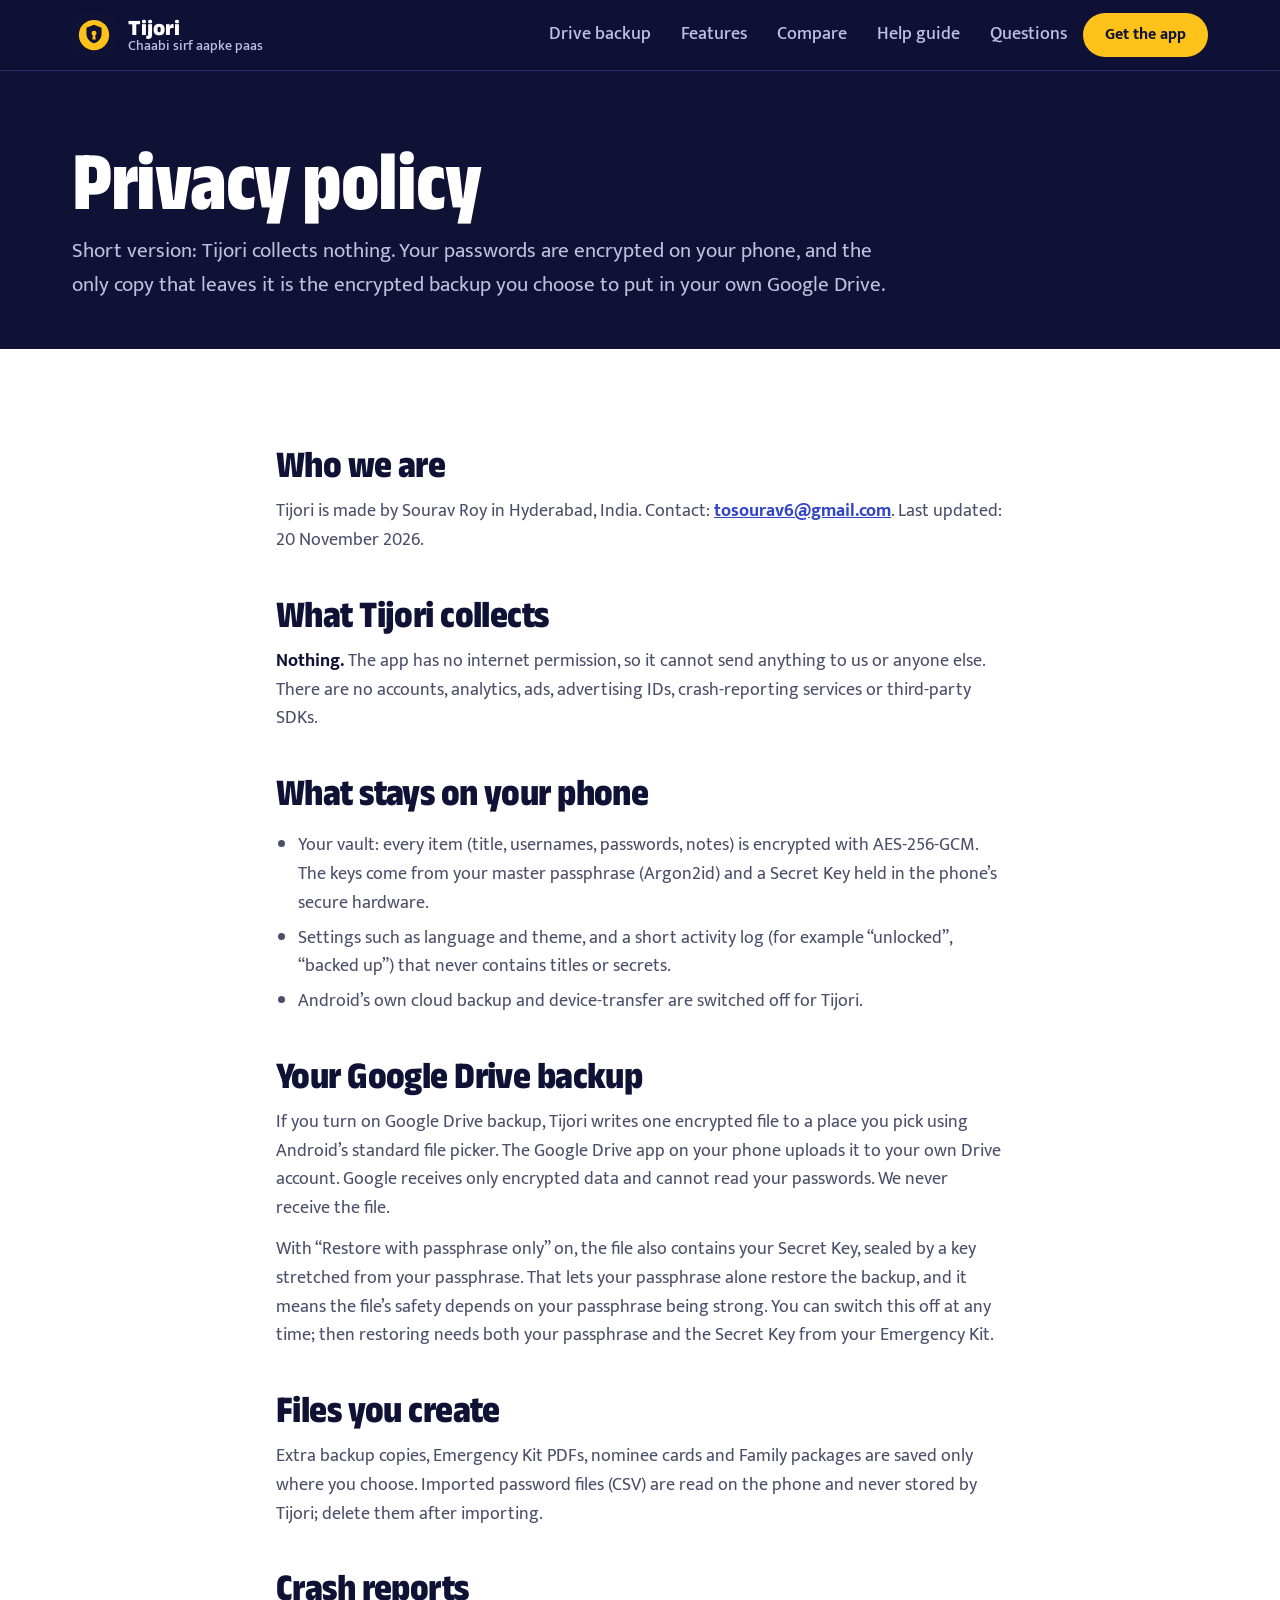
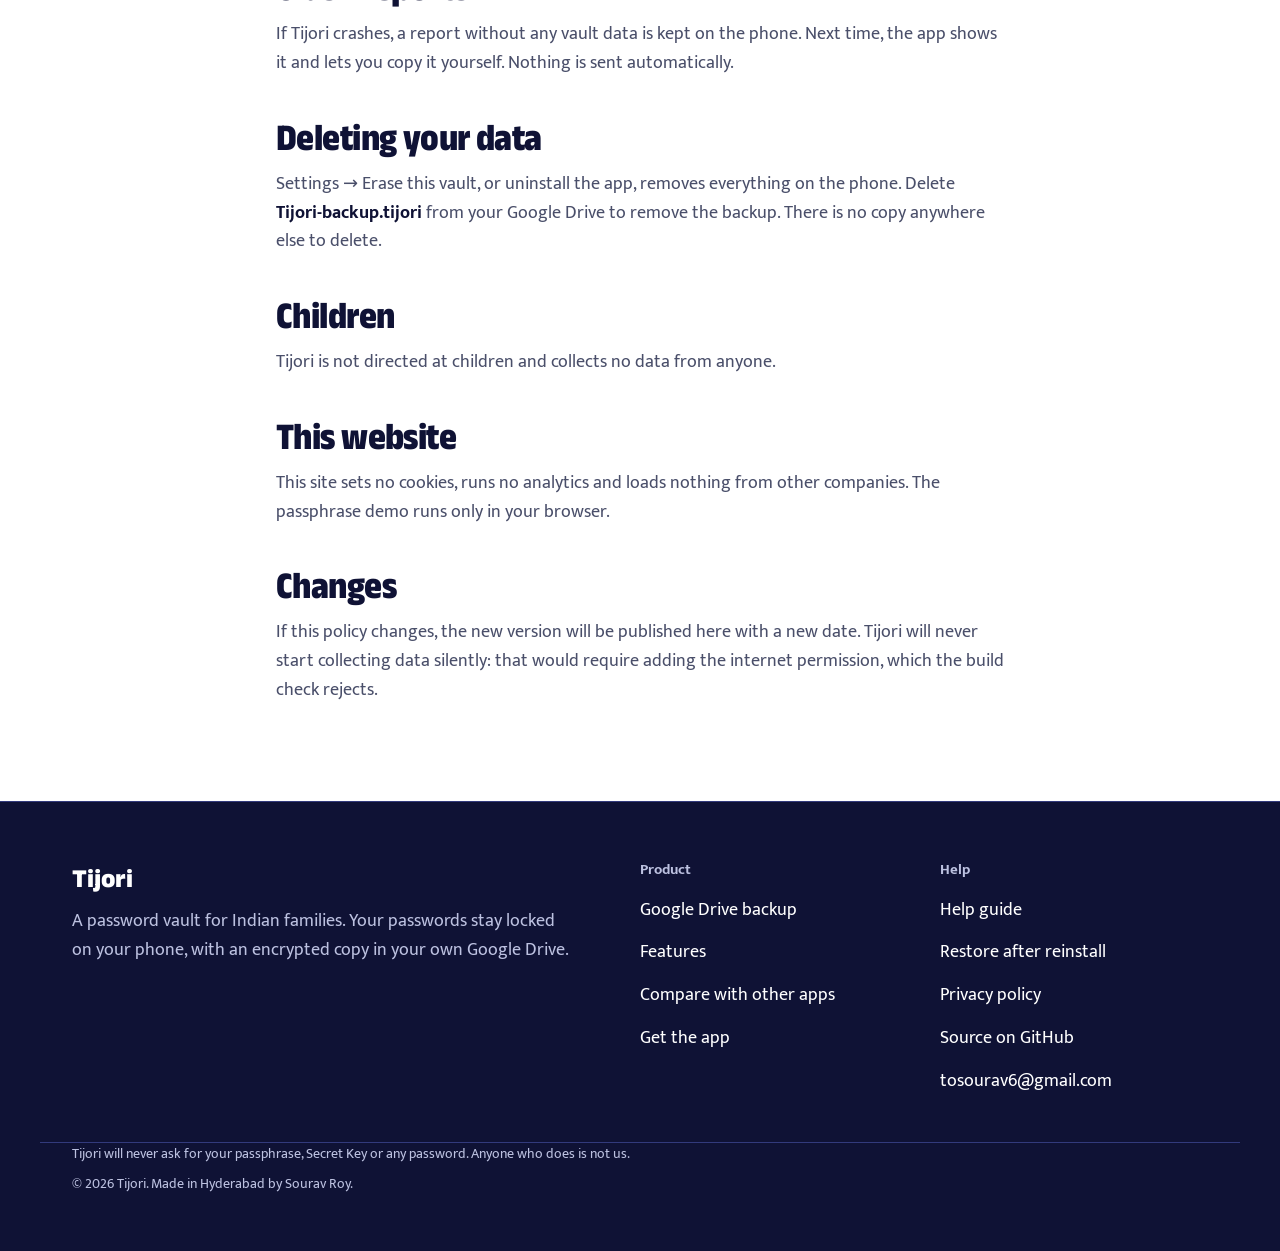
<file: docs/privacy.html>
<!doctype html>
<html lang="en">
<head>
  <meta charset="utf-8">
  <meta name="viewport" content="width=device-width, initial-scale=1, viewport-fit=cover">
  <!-- No cookies, no analytics, no third-party fonts or scripts. Everything loads from this site only. -->
  <meta http-equiv="Content-Security-Policy" content="default-src 'none'; script-src 'self'; style-src 'self'; font-src 'self'; img-src 'self' data:; base-uri 'none'; form-action 'none'">
  <meta name="referrer" content="no-referrer">
  <meta name="theme-color" content="#0F1235">
  <title>Tijori privacy policy</title>
  <meta name="description" content="Tijori collects no data. Passwords are encrypted on your phone; the only copy that leaves it is the encrypted backup you choose to keep in your own Google Drive.">
  <link rel="canonical" href="https://souravroy0708.github.io/tijori-android/privacy.html">
  <meta property="og:type" content="website">
  <meta property="og:site_name" content="Tijori">
  <meta property="og:title" content="Tijori privacy policy">
  <meta property="og:description" content="Tijori collects no data. Passwords are encrypted on your phone; the only copy that leaves it is the encrypted backup you choose to keep in your own Google Drive.">
  <link rel="icon" href="assets/favicon.svg" type="image/svg+xml">
  <link rel="preload" href="assets/fonts/anek-latin.woff2" as="font" type="font/woff2" crossorigin>
  <link rel="preload" href="assets/fonts/mukta-regular.woff2" as="font" type="font/woff2" crossorigin>
  <link rel="stylesheet" href="assets/site.css">
  <link rel="stylesheet" href="assets/tijori.css">
  <script src="assets/site.js" defer></script>
</head>
<body>

<svg class="sprite" width="0" height="0" aria-hidden="true">
  <symbol id="i-check" viewBox="0 0 24 24"><path d="M5 12.5l4.5 4.5L19 7.5"/></symbol>
  <symbol id="i-x" viewBox="0 0 24 24"><path d="M6 6l12 12M18 6L6 18"/></symbol>
  <symbol id="i-lock" viewBox="0 0 24 24"><rect x="4.5" y="10.5" width="15" height="10" rx="2.5"/><path d="M8 10.5V7.5a4 4 0 0 1 8 0v3"/></symbol>
  <symbol id="i-shield" viewBox="0 0 24 24"><path d="M12 3l7.5 3v6c0 4.6-3.2 8-7.5 9-4.3-1-7.5-4.4-7.5-9V6z"/><path d="M8.8 12.2l2.2 2.2 4.2-4.4"/></symbol>
  <symbol id="i-phone" viewBox="0 0 24 24"><rect x="6.5" y="2.5" width="11" height="19" rx="2.5"/><path d="M10.5 18.5h3"/></symbol>
  <symbol id="i-download" viewBox="0 0 24 24"><path d="M12 4v11M7 10.5l5 5 5-5M5 20h14"/></symbol>
  <symbol id="i-menu" viewBox="0 0 24 24"><path d="M4 7h16M4 12h16M4 17h16"/></symbol>
  <symbol id="i-cloud" viewBox="0 0 24 24"><path d="M7 18.5a4.5 4.5 0 0 1-.6-9A6 6 0 0 1 17.6 9 4.3 4.3 0 0 1 17.5 18.5z"/><path d="M9.3 13.6l2 2 3.6-3.8"/></symbol>
  <symbol id="i-cloud-off" viewBox="0 0 24 24"><path d="M3 3l18 18M8.5 6.3A6 6 0 0 1 17.6 10 4 4 0 0 1 20 17.3M16.5 18H7a4.5 4.5 0 0 1-1.6-8.7"/></symbol>
  <symbol id="i-key" viewBox="0 0 24 24"><circle cx="8" cy="15" r="4.5"/><path d="M11.2 11.8L20 3M16.5 6.5l2.5 2.5M14 9l2 2"/></symbol>
  <symbol id="i-users" viewBox="0 0 24 24"><circle cx="9" cy="8.5" r="3.5"/><path d="M2.5 20c.6-3.5 3.3-5.5 6.5-5.5s5.9 2 6.5 5.5"/><path d="M16 5.2a3.4 3.4 0 0 1 0 6.6M18 14.8c1.9.8 3.1 2.6 3.5 5.2"/></symbol>
  <symbol id="i-finger" viewBox="0 0 24 24"><path d="M6.5 6.5A8 8 0 0 1 20 12v1M4 11a8 8 0 0 1 .7-3M8 20.5c1.2-2 2-4.6 2-8.5a2 2 0 0 1 4 0c0 1.3-.1 2.6-.3 3.8M12 12c0 4-1 7-2.5 9M16 15.5c-.3 2-.8 3.8-1.6 5.2M8 12a4 4 0 0 1 8 0"/></symbol>
  <symbol id="i-import" viewBox="0 0 24 24"><path d="M14 3H7a2 2 0 0 0-2 2v14a2 2 0 0 0 2 2h10a2 2 0 0 0 2-2V8z"/><path d="M14 3v5h5M12 11v6M9 14l3 3 3-3"/></symbol>
  <symbol id="i-fill" viewBox="0 0 24 24"><rect x="3" y="6" width="18" height="12" rx="2.5"/><path d="M7 12h.01M10.5 12h.01M14 12h.01M17 10v4"/></symbol>
  <symbol id="i-health" viewBox="0 0 24 24"><path d="M12 20s-7.5-4.4-7.5-10A4.2 4.2 0 0 1 12 7.6 4.2 4.2 0 0 1 19.5 10c0 5.6-7.5 10-7.5 10z"/><path d="M8 12h2.5l1-2 2 4 1-2H16"/></symbol>
  <symbol id="i-clock" viewBox="0 0 24 24"><circle cx="12" cy="12" r="8.5"/><path d="M12 7.5V12l3 2"/></symbol>
  <symbol id="i-history" viewBox="0 0 24 24"><path d="M3.5 12a8.5 8.5 0 1 0 2.6-6.1L3.5 8.5"/><path d="M3.5 3.5v5h5M12 7.5V12l3 2"/></symbol>
  <symbol id="i-copy" viewBox="0 0 24 24"><rect x="8.5" y="8.5" width="12" height="12" rx="2.5"/><path d="M15.5 8.5V6a2.5 2.5 0 0 0-2.5-2.5H6A2.5 2.5 0 0 0 3.5 6v7A2.5 2.5 0 0 0 6 15.5h2.5"/></symbol>
  <symbol id="i-eye-off" viewBox="0 0 24 24"><path d="M3 3l18 18M10.6 5.1A9.8 9.8 0 0 1 12 5c5.5 0 9 7 9 7a16 16 0 0 1-2.6 3.4M6.5 6.6C4.1 8.2 3 12 3 12s3.5 7 9 7a9 9 0 0 0 4.2-1"/><path d="M9.9 9.9a3 3 0 0 0 4.2 4.2"/></symbol>
  <symbol id="i-code" viewBox="0 0 24 24"><path d="M8.5 7L3.5 12l5 5M15.5 7l5 5-5 5"/></symbol>
  <symbol id="i-wifi" viewBox="0 0 24 24"><path d="M2.5 9a14 14 0 0 1 19 0M5.5 12.5a9.5 9.5 0 0 1 13 0M8.8 16a4.8 4.8 0 0 1 6.4 0"/><circle cx="12" cy="19.5" r=".9"/></symbol>
  <symbol id="i-spark" viewBox="0 0 24 24"><path d="M12 3l1.8 5.2L19 10l-5.2 1.8L12 17l-1.8-5.2L5 10l5.2-1.8z"/></symbol>
  <symbol id="i-bank" viewBox="0 0 24 24"><path d="M3 9.5L12 4l9 5.5M5 10v7M9.5 10v7M14.5 10v7M19 10v7M3.5 20h17"/></symbol>
  <symbol id="i-file" viewBox="0 0 24 24"><path d="M14 3H7a2 2 0 0 0-2 2v14a2 2 0 0 0 2 2h10a2 2 0 0 0 2-2V8z"/><path d="M14 3v5h5M9 13h6M9 17h6"/></symbol>
  <symbol id="i-mail" viewBox="0 0 24 24"><rect x="3" y="5.5" width="18" height="13" rx="2.5"/><path d="M3.5 7l8.5 6 8.5-6"/></symbol>
  <symbol id="i-refresh" viewBox="0 0 24 24"><path d="M20 11a8 8 0 0 0-14.3-4.9L4 8M4 3.5V8h4.5M4 13a8 8 0 0 0 14.3 4.9L20 16M20 20.5V16h-4.5"/></symbol>
</svg>

<a class="skip" href="#main">Skip to content</a>
<header class="site-header">
  <div class="wrap header-row">
    <a class="brand" href="index.html" aria-label="Tijori home">
      <img class="brand-mark" src="assets/favicon.svg" alt="" width="44" height="44">
      <span class="brand-text"><b>Tijori</b><span>Chaabi sirf aapke paas</span></span>
    </a>
    <nav class="nav-links" aria-label="Main">
      <a href="index.html#backup">Drive backup</a>
      <a href="index.html#features">Features</a>
      <a href="compare.html">Compare</a>
      <a href="guide.html">Help guide</a>
      <a href="index.html#faq">Questions</a>
    </nav>
    <a class="btn btn-haldi header-cta" href="index.html#get">Get the app</a>
    <details class="menu">
      <summary aria-label="Open menu"><svg class="ic" aria-hidden="true"><use href="#i-menu"/></svg></summary>
      <nav class="menu-panel" aria-label="Main">
      <a href="index.html#backup">Drive backup</a>
      <a href="index.html#features">Features</a>
      <a href="compare.html">Compare</a>
      <a href="guide.html">Help guide</a>
      <a href="index.html#faq">Questions</a>
        <a class="btn btn-haldi" href="index.html#get">Get the app</a>
      </nav>
    </details>
  </div>
</header>

<main id="main">
<section class="page-hero" aria-labelledby="t">
  <div class="wrap">
    <h1 id="t">Privacy policy</h1>
    <p class="lede">Short version: Tijori collects nothing. Your passwords are encrypted on your phone, and the only copy that leaves it is the encrypted backup you choose to put in your own Google Drive.</p>
  </div>
</section>
<section class="sec sec-white" aria-label="Policy">
  <div class="wrap prose">
    <h2>Who we are</h2>
    <p>Tijori is made by Sourav Roy in Hyderabad, India. Contact: <a href="mailto:tosourav6@gmail.com">tosourav6@gmail.com</a>. Last updated: 20 November 2026.</p>

    <h2>What Tijori collects</h2>
    <p><strong>Nothing.</strong> The app has no internet permission, so it cannot send anything to us or anyone else. There are no accounts, analytics, ads, advertising IDs, crash-reporting services or third-party SDKs.</p>

    <h2>What stays on your phone</h2>
    <ul>
      <li>Your vault: every item (title, usernames, passwords, notes) is encrypted with AES-256-GCM. The keys come from your master passphrase (Argon2id) and a Secret Key held in the phone’s secure hardware.</li>
      <li>Settings such as language and theme, and a short activity log (for example “unlocked”, “backed up”) that never contains titles or secrets.</li>
      <li>Android’s own cloud backup and device-transfer are switched off for Tijori.</li>
    </ul>

    <h2>Your Google Drive backup</h2>
    <p>If you turn on Google Drive backup, Tijori writes one encrypted file to a place you pick using Android’s standard file picker. The Google Drive app on your phone uploads it to your own Drive account. Google receives only encrypted data and cannot read your passwords. We never receive the file.</p>
    <p>With “Restore with passphrase only” on, the file also contains your Secret Key, sealed by a key stretched from your passphrase. That lets your passphrase alone restore the backup, and it means the file’s safety depends on your passphrase being strong. You can switch this off at any time; then restoring needs both your passphrase and the Secret Key from your Emergency Kit.</p>

    <h2>Files you create</h2>
    <p>Extra backup copies, Emergency Kit PDFs, nominee cards and Family packages are saved only where you choose. Imported password files (CSV) are read on the phone and never stored by Tijori; delete them after importing.</p>

    <h2>Crash reports</h2>
    <p>If Tijori crashes, a report without any vault data is kept on the phone. Next time, the app shows it and lets you copy it yourself. Nothing is sent automatically.</p>

    <h2>Deleting your data</h2>
    <p>Settings → Erase this vault, or uninstall the app, removes everything on the phone. Delete <strong>Tijori-backup.tijori</strong> from your Google Drive to remove the backup. There is no copy anywhere else to delete.</p>

    <h2>Children</h2>
    <p>Tijori is not directed at children and collects no data from anyone.</p>

    <h2>This website</h2>
    <p>This site sets no cookies, runs no analytics and loads nothing from other companies. The passphrase demo runs only in your browser.</p>

    <h2>Changes</h2>
    <p>If this policy changes, the new version will be published here with a new date. Tijori will never start collecting data silently: that would require adding the internet permission, which the build check rejects.</p>
  </div>
</section>
</main>
<footer class="site-footer">
  <div class="wrap footer-grid">
    <div class="footer-about">
      <p class="footer-name">Tijori</p>
      <p>A password vault for Indian families. Your passwords stay locked on your phone, with an encrypted copy in your own Google Drive.</p>
    </div>
    <nav class="footer-col" aria-label="Product">
      <h2>Product</h2>
      <a href="index.html#backup">Google Drive backup</a>
      <a href="index.html#features">Features</a>
      <a href="compare.html">Compare with other apps</a>
      <a href="index.html#get">Get the app</a>
    </nav>
    <nav class="footer-col" aria-label="Help">
      <h2>Help</h2>
      <a href="guide.html">Help guide</a>
      <a href="guide.html#reinstall">Restore after reinstall</a>
      <a href="privacy.html">Privacy policy</a>
      <a href="https://github.com/souravroy0708/tijori-android" rel="noopener noreferrer">Source on GitHub</a>
      <a href="mailto:tosourav6@gmail.com">tosourav6@gmail.com</a>
    </nav>
  </div>
  <div class="wrap footer-base">
    <p>Tijori will never ask for your passphrase, Secret Key or any password. Anyone who does is not us.</p>
    <p>© <span data-year>2026</span> Tijori. Made in Hyderabad by Sourav Roy.</p>
  </div>
</footer>

</body>
</html>
</file>
<file: docs/assets/site.css>
/* Tijori website styles (shared base with Kharcha Check and Bas 1 Minute: ink + haldi, Anek Latin + Mukta).
   Static and self-contained: no third-party fonts, scripts or trackers. Page-specific styles live in tijori.css. */

@font-face{font-family:"Anek Latin";src:url("fonts/anek-latin.woff2") format("woff2");font-weight:500 800;font-stretch:75% 100%;font-display:swap}
@font-face{font-family:"Mukta";src:url("fonts/mukta-regular.woff2") format("woff2");font-weight:400;font-display:swap}
@font-face{font-family:"Mukta";src:url("fonts/mukta-medium.woff2") format("woff2");font-weight:500;font-display:swap}
@font-face{font-family:"Mukta";src:url("fonts/mukta-bold.woff2") format("woff2");font-weight:700;font-display:swap}

:root{
  --ink:#0F1235; --ink-2:#181D4C; --ink-3:#232963; --line:#323A7C;
  --white:#FFFFFF; --muted:#BCC1E0;
  --haldi:#FFC21A; --haldi-2:#E6A900;
  --violet:#8F99FF; --coral:#FF6B4A; --mint:#2BB673; --mint-2:#0B7A55; --need:#5B6CFF;
  --paper:#F4F5FA; --pline:#DCDFEC; --tdark:#0F1235; --tmuted:#4A4F6A; --blue:#3446C8;
  --r-xl:32px; --r-lg:24px; --r-md:16px;
  --display:'Anek Latin','Arial Narrow',system-ui,sans-serif;
  --body:'Mukta',system-ui,-apple-system,'Segoe UI',sans-serif;
}

/* Base */
*,*::before,*::after{box-sizing:border-box}
[hidden]{display:none !important}
html{scroll-behavior:smooth;-webkit-text-size-adjust:100%;scroll-padding-top:84px}
body{margin:0;background:var(--ink);color:var(--white);font-family:var(--body);font-size:18px;line-height:1.6;-webkit-font-smoothing:antialiased}
img,svg{display:block;max-width:100%}
a{color:inherit}
p{margin:0}
h1,h2,h3{font-family:var(--display);font-weight:800;margin:0;letter-spacing:-.015em;text-wrap:balance}
:focus-visible{outline:3px solid var(--haldi);outline-offset:3px;border-radius:8px}
.sec-white :focus-visible,.sec-paper :focus-visible,.ledger :focus-visible,.final :focus-visible{outline-color:var(--tdark)}
.ic{width:1em;height:1em;fill:none;stroke:currentColor;stroke-width:2;stroke-linecap:round;stroke-linejoin:round;flex:none}
.wrap{width:100%;max-width:1200px;margin:0 auto;padding:0 20px}
.sr-only{position:absolute;width:1px;height:1px;padding:0;margin:-1px;overflow:hidden;clip:rect(0,0,0,0);white-space:nowrap;border:0}
.skip{position:absolute;left:12px;top:-60px;z-index:60;background:var(--haldi);color:var(--ink);padding:10px 16px;border-radius:10px;font-weight:700;text-decoration:none}
.skip:focus{top:12px}
.num{font-variant-numeric:tabular-nums}

/* Buttons */
.btn{display:inline-flex;align-items:center;justify-content:center;gap:10px;min-height:48px;padding:0 24px;border-radius:999px;font-family:var(--body);font-weight:700;font-size:17px;line-height:1.2;text-decoration:none;border:2px solid transparent;cursor:pointer;transition:background-color .15s,border-color .15s,color .15s,transform .15s}
.btn:active{transform:scale(.97)}
.btn .ic{font-size:20px}
.btn-lg{min-height:58px;padding:0 30px;font-size:18px}
.btn-haldi{background:var(--haldi);color:var(--ink)}
.btn-haldi:hover{background:var(--haldi-2)}
.btn-ghost{background:rgba(255,255,255,.04);color:var(--white);border-color:var(--line)}
.btn-ghost:hover{border-color:var(--muted)}
.btn-ink{background:var(--tdark);color:var(--white)}
.btn-ink:hover{background:var(--ink-3)}
.btn-outline-ink{background:transparent;color:var(--tdark);border-color:var(--tdark)}
.btn-outline-ink:hover{background:rgba(15,18,53,.06)}
.chip{display:inline-flex;align-items:center;gap:10px;background:var(--ink-2);border:1px solid var(--line);font-weight:500;font-size:15px;padding:6px 16px;border-radius:999px}
.live-dot{width:9px;height:9px;border-radius:50%;background:var(--mint);box-shadow:0 0 0 4px rgba(43,182,115,.22)}

/* Header */
.site-header{position:sticky;top:0;z-index:40;background:rgba(15,18,53,.9);backdrop-filter:saturate(1.4) blur(12px);-webkit-backdrop-filter:saturate(1.4) blur(12px);border-bottom:1px solid rgba(50,58,124,.7);padding-top:env(safe-area-inset-top,0px)}
.header-row{display:flex;align-items:center;gap:16px;min-height:70px}
.brand{display:flex;align-items:center;gap:12px;text-decoration:none;margin-right:auto}
.brand-mark{width:44px;height:44px;border-radius:13px;overflow:hidden;flex:none}
.brand-text{display:flex;flex-direction:column;line-height:1.05}
.brand-text b{font-family:var(--display);font-weight:800;font-size:22px}
.brand-text span{font-weight:500;font-size:14px;color:var(--muted)}
.nav-links{display:none;gap:30px}
.nav-links a{text-decoration:none;font-weight:500;color:var(--muted);padding:10px 0;border-bottom:2px solid transparent}
.nav-links a:hover{color:var(--white);border-bottom-color:var(--haldi)}
.header-cta{display:none;min-height:44px;padding:0 20px;font-size:16px}
.menu{position:relative}
.menu summary{list-style:none;width:46px;height:46px;border-radius:14px;border:1px solid var(--line);display:grid;place-items:center;cursor:pointer;font-size:22px}
.menu summary::-webkit-details-marker{display:none}
.menu[open] summary{background:var(--ink-2)}
.menu-panel{position:absolute;right:0;top:calc(100% + 10px);width:min(320px,calc(100vw - 40px));background:var(--ink-2);border:1px solid var(--line);border-radius:22px;padding:10px;display:flex;flex-direction:column;gap:2px}
.menu-panel a:not(.btn){display:block;padding:13px 14px;border-radius:12px;text-decoration:none;font-weight:500}
.menu-panel a:not(.btn):hover{background:var(--ink-3)}
.menu-panel .btn{margin-top:8px}

/* Hero */
.hero{padding:40px 0 64px;overflow:hidden;position:relative}
.hero-grid{display:grid;grid-template-columns:minmax(0,1fr);gap:40px;align-items:center}
.hero h1{font-size:clamp(50px,11vw,100px);font-stretch:82%;line-height:.9;letter-spacing:-.02em;margin:22px 0 20px}
.lede{color:var(--muted);font-size:clamp(18px,2.2vw,21px);max-width:34em}
.lede strong{color:var(--white);font-weight:700}
.hero-actions{display:flex;flex-wrap:wrap;gap:12px;margin-top:30px}
.hero-actions .btn{flex:1 1 230px}
.hero-points{list-style:none;margin:28px 0 0;padding:0;display:flex;flex-wrap:wrap;gap:10px 22px;color:var(--muted);font-size:16px}
.hero-points li{display:flex;align-items:center;gap:8px}
.hero-points .ic{color:var(--mint);stroke-width:3}

.hero-visual{position:relative;display:flex;justify-content:center;padding:16px 0 88px}
.glow{position:absolute;width:min(540px,115%);aspect-ratio:1;border-radius:50%;background:radial-gradient(circle at 50% 50%,#2D3480 0%,#1A1F55 55%,rgba(15,18,53,0) 72%);top:50%;left:50%;transform:translate(-50%,-50%)}
.phone{position:relative;width:min(310px,80vw);aspect-ratio:9/19;background:#080A20;border-radius:46px;padding:11px;border:1px solid var(--line)}
.screen{width:100%;height:100%;background:var(--paper);color:var(--tdark);border-radius:36px;overflow:hidden;display:flex;flex-direction:column;padding:22px 14px 14px;gap:10px}
.notch{width:90px;height:24px;background:#080A20;border-radius:0 0 16px 16px;margin:-22px auto 2px;flex:none}
.app-top{display:flex;justify-content:space-between;align-items:center}
.app-top p{font-weight:700;font-size:16px;line-height:1.2}
.app-top small{display:block;font-weight:500;font-size:13px;color:var(--tmuted)}
.app-avatar{width:34px;height:34px;border-radius:50%;background:var(--tdark);color:var(--haldi);display:grid;place-items:center;font-family:var(--display);font-weight:800;font-size:16px}
.app-ring{background:var(--white);border-radius:22px;padding:12px;display:flex;align-items:center;gap:12px}
.app-ring svg{width:104px;height:104px;flex:none}
.app-ring dl{margin:0;display:grid;gap:6px}
.app-ring dt{font-size:12px;color:var(--tmuted);line-height:1.2}
.app-ring dd{margin:0;font-family:var(--display);font-weight:800;font-size:21px;line-height:1.05}
.app-ring dd.leak{color:#C2410C}
.app-thought{background:var(--tdark);color:var(--white);border-radius:18px;padding:11px 13px;font-size:13px;line-height:1.35}
.app-thought b{display:block;color:var(--haldi);font-size:12px;margin-bottom:2px}
.app-list{background:var(--white);border-radius:20px;padding:2px 12px;list-style:none;margin:0}
.app-list li{display:flex;align-items:center;gap:10px;padding:8px 0;font-size:14px;border-top:1px solid var(--paper)}
.app-list li:first-child{border-top:0}
.app-list .e{width:28px;height:28px;border-radius:9px;background:var(--paper);display:grid;place-items:center;font-size:14px;flex:none}
.app-list .n{flex:1;font-weight:500;white-space:nowrap;line-height:1.15}
.app-list .n small{display:block;font-size:11px;font-weight:500}
.app-list .a{font-family:var(--display);font-weight:700;white-space:nowrap}
.b-need{color:var(--need)} .b-want{color:#B45309} .b-leak{color:#C2410C} .b-inv{color:var(--mint-2)}
.app-nav{margin-top:auto;display:flex;align-items:center;justify-content:space-between;background:var(--white);border-radius:20px;padding:6px 10px;font-size:11px;font-weight:700;color:var(--tmuted)}
.app-nav .on{color:var(--tdark)}
.app-nav .add{width:40px;height:40px;border-radius:50%;background:var(--haldi);color:var(--ink);display:grid;place-items:center;font-size:20px}
.app-nav .add .ic{stroke-width:3}
.float{position:absolute;display:flex;align-items:center;gap:12px;background:var(--ink);border:1px solid var(--line);border-radius:20px;padding:12px 14px;line-height:1.3;box-shadow:0 18px 40px rgba(5,7,25,.45)}
.float small{display:block;color:var(--muted);font-size:13px}
.float b{font-size:16px}
.float-ic{width:42px;height:42px;border-radius:12px;background:var(--haldi);color:var(--ink);display:grid;place-items:center;flex:none;font-size:22px}
.float-ic-mint{background:var(--mint);color:var(--white)}
.float .go{background:var(--white);color:var(--ink);font-weight:700;font-size:14px;border-radius:999px;padding:7px 14px;flex:none}
.float-safe{bottom:21%;left:0}
.float-leak{bottom:0;left:50%;transform:translateX(-50%);width:min(360px,96%)}

/* Privacy band (the permission ledger) */
.priv-band{background:var(--ink-2);border-top:1px solid var(--line);border-bottom:1px solid var(--line);padding:80px 0;scroll-margin-top:70px}
.priv-grid{display:grid;grid-template-columns:minmax(0,1fr);gap:36px;align-items:start}
.kicker{display:inline-block;color:var(--haldi);font-weight:700;font-size:16px;margin-bottom:8px}
.priv-big{font-family:var(--display);font-weight:800;font-stretch:82%;font-size:clamp(40px,7vw,66px);line-height:1;margin-bottom:18px}
.priv-copy .lede{max-width:30em}
.perks{list-style:none;margin:30px 0 0;padding:0;display:grid;gap:18px}
.perks li{display:flex;gap:14px;align-items:flex-start}
.perk-ic{width:44px;height:44px;border-radius:14px;background:var(--ink-3);color:var(--haldi);display:grid;place-items:center;font-size:22px;flex:none}
.perks b{display:block;font-size:18px;line-height:1.3}
.perks span{color:var(--muted);font-size:16px}

.ledger{background:var(--white);color:var(--tdark);border-radius:var(--r-xl);padding:26px;box-shadow:0 30px 60px rgba(5,7,25,.35)}
.ledger-head{display:flex;align-items:center;gap:14px;padding-bottom:16px;border-bottom:1px solid var(--pline)}
.ledger-head .brand-mark{width:48px;height:48px}
.ledger-head h3{font-size:26px;line-height:1.05}
.ledger-head p{color:var(--tmuted);font-size:15px}
.ledger h4{font-family:var(--body);font-size:15px;font-weight:700;color:var(--tmuted);margin:18px 0 4px}
.ledger ul{list-style:none;margin:0;padding:0}
.ledger li{display:flex;gap:12px;align-items:flex-start;padding:10px 0;border-top:1px solid var(--paper);line-height:1.35}
.ledger li:first-child{border-top:0}
.ledger li b{display:block;font-size:17px}
.ledger li small{display:block;color:var(--tmuted);font-size:14px;margin-top:2px}
.lmark{width:28px;height:28px;border-radius:50%;display:grid;place-items:center;flex:none;font-size:14px;margin-top:1px}
.lmark .ic{stroke-width:3}
.lmark-yes{background:#E3F7EE;color:var(--mint-2)}
.lmark-no{background:#FFECE6;color:#B42318}
.ledger-no li b{text-decoration:line-through;text-decoration-color:rgba(180,35,24,.55);text-decoration-thickness:2px}
.ledger-foot{margin-top:16px;padding-top:14px;border-top:1px solid var(--pline);font-size:14px;color:var(--tmuted)}
.ledger-foot a{color:var(--tdark);font-weight:700}

/* Sections */
.sec{padding:96px 0;scroll-margin-top:60px}
.sec-dark{background:var(--ink)}
.sec-white{background:var(--white);color:var(--tdark)}
.sec-paper{background:var(--paper);color:var(--tdark)}
.sec-head{max-width:760px;margin-bottom:44px}
.sec-head h2,.h-sec{font-size:clamp(38px,6.4vw,66px);font-stretch:85%;line-height:.98}
.sec-head p,.sec-lede{margin-top:16px;font-size:19px;color:var(--muted)}
.sec-white .sec-head p,.sec-paper .sec-head p,.sec-white .sec-lede,.sec-paper .sec-lede{color:var(--tmuted)}
.note{margin-top:22px;color:var(--muted);font-size:15px;max-width:62em}
.sec-white .note,.sec-paper .note{color:var(--tmuted)}

/* Steps (a real sequence: add, see, grow) */
.steps{list-style:none;margin:0;padding:0;display:grid;grid-template-columns:minmax(0,1fr);gap:16px;counter-reset:step}
.steps li{background:var(--paper);border-radius:var(--r-lg);padding:30px;counter-increment:step;display:flex;flex-direction:column;gap:10px}
.step-n::before{content:counter(step);width:48px;height:48px;border-radius:50%;background:var(--tdark);color:var(--haldi);display:grid;place-items:center;font-family:var(--display);font-weight:800;font-size:24px;margin-bottom:8px}
.steps h3{font-size:28px;line-height:1.1}
.steps p{color:var(--tmuted)}

/* Try it: paste a bank message */
.try-grid{display:grid;grid-template-columns:minmax(0,1fr);gap:40px;align-items:start}
.try-copy .sec-lede{max-width:30em}
.samples{border:0;margin:28px 0 0;padding:0}
.samples legend{font-weight:700;font-size:16px;margin-bottom:10px;padding:0}
.seg-row{display:flex;flex-wrap:wrap;gap:10px}
.seg-btn{display:inline-flex;align-items:center;min-height:44px;padding:0 18px;border-radius:999px;background:var(--white);border:2px solid var(--pline);font:700 16px/1.2 var(--body);color:var(--tdark);cursor:pointer;transition:background-color .15s,border-color .15s}
.seg-btn:hover{border-color:var(--tdark)}
.seg-btn[aria-pressed="true"]{background:var(--tdark);border-color:var(--tdark);color:var(--white)}
.offline-note{display:flex;gap:12px;align-items:flex-start;margin-top:26px;padding:16px 18px;border-radius:var(--r-md);background:var(--white);border:1px dashed #9AA1C4;font-size:16px;color:var(--tmuted);max-width:32em}
.offline-note .ic{font-size:22px;color:var(--mint-2);margin-top:2px}
.offline-note b{color:var(--tdark)}

.demo{background:var(--white);border-radius:var(--r-xl);padding:26px;box-shadow:0 20px 50px rgba(15,18,53,.08)}
.demo label{display:block;font-weight:700;font-size:16px;margin-bottom:8px}
.demo textarea{width:100%;min-height:118px;resize:vertical;padding:14px 16px;font:400 16px/1.5 var(--body);color:var(--tdark);background:var(--paper);border:2px solid var(--pline);border-radius:16px}
.demo textarea:focus{outline:none;border-color:var(--tdark);background:var(--white)}
.demo-actions{display:flex;flex-wrap:wrap;gap:10px;margin-top:14px}
.demo-actions .btn{flex:1 1 200px}
html:not(.js) .demo-actions,html:not(.js) .samples{display:none}
.nojs-msg{display:none;margin-top:12px;font-size:15px;color:var(--tmuted)}
html:not(.js) .nojs-msg{display:block}
.result{margin-top:22px;padding-top:20px;border-top:1px solid var(--pline)}
.result-msg{font-size:16px;color:var(--tmuted)}
.draft{display:grid;gap:0;background:var(--paper);border-radius:20px;padding:4px 16px;margin-top:4px}
.draft div{display:flex;justify-content:space-between;gap:16px;padding:11px 0;border-top:1px solid var(--pline);font-size:16px}
.draft div:first-child{border-top:0}
.draft dt{color:var(--tmuted)}
.draft dd{margin:0;font-weight:700;text-align:right;overflow-wrap:anywhere}
.draft .amt{font-family:var(--display);font-size:26px;line-height:1}
.bucket{display:inline-block;font-size:13px;font-weight:700;padding:2px 10px;border-radius:999px;margin-left:6px;vertical-align:2px}
.bucket-need{background:#E8EBFF;color:#2F3BB0}
.bucket-want{background:#FFF3D6;color:#7A4B00}
.bucket-leak{background:#FFE7DF;color:#8A2A0F}
.bucket-invest{background:#E3F7EE;color:#0B5E42}
.bucket-income{background:#E3F7EE;color:#0B5E42}
.masked{margin-top:14px;font-size:14px;color:var(--tmuted)}
.masked code{display:block;margin-top:6px;font-family:var(--body);font-weight:500;background:var(--paper);padding:8px 12px;border-radius:10px;color:var(--tdark);overflow-wrap:anywhere}
.habit{margin-top:18px;background:var(--tdark);color:var(--white);border-radius:20px;padding:18px}
.habit-q{font-weight:700;font-size:16px}
.habit .seg-row{margin:10px 0 14px}
.habit .seg-btn{background:transparent;color:var(--white);border-color:var(--line);min-height:40px;font-size:15px}
.habit .seg-btn[aria-pressed="true"]{background:var(--haldi);border-color:var(--haldi);color:var(--ink)}
.habit-out{font-size:16px;color:var(--muted)}
.habit-out b{color:var(--white)}
.habit-big{display:block;font-family:var(--display);font-weight:800;font-size:clamp(34px,6vw,46px);line-height:1;color:var(--haldi);margin:6px 0 4px}

/* Feature stories */
.story{display:grid;grid-template-columns:minmax(0,1fr);gap:32px;align-items:center;padding:40px 0;border-top:1px solid var(--pline)}
.sec-head + .story{border-top:0;padding-top:0}
.story-tag{display:inline-block;font-weight:700;font-size:15px;color:var(--blue);background:#E9ECFF;border-radius:999px;padding:4px 14px;margin-bottom:14px}
.story h3{font-size:clamp(30px,4.4vw,44px);font-stretch:88%;line-height:1.02}
.story-copy > p{color:var(--tmuted);margin-top:14px;max-width:32em}
.mini-checks{list-style:none;margin:20px 0 0;padding:0;display:grid;gap:8px}
.mini-checks li{display:flex;gap:10px;align-items:flex-start;font-weight:500}
.mini-checks li::before{content:"";width:22px;height:22px;border-radius:50%;flex:none;margin-top:3px;background:var(--tdark) url("data:image/svg+xml,%3Csvg xmlns='http://www.w3.org/2000/svg' viewBox='0 0 24 24' fill='none' stroke='%23FFC21A' stroke-width='3.5' stroke-linecap='round' stroke-linejoin='round'%3E%3Cpath d='M5 12.5l4.5 4.5L19 7.5'/%3E%3C/svg%3E") center/12px no-repeat}
.story-visual{background:var(--paper);border-radius:var(--r-xl);padding:36px 22px;display:flex;justify-content:center}
.vcard{background:var(--white);border-radius:24px;padding:20px;width:100%;max-width:420px;box-shadow:0 8px 24px rgba(15,18,53,.07)}
.vhead{display:flex;justify-content:space-between;align-items:baseline;gap:12px;padding-bottom:10px}
.vhead b{font-family:var(--display);font-size:21px;line-height:1.1}
.vhead span{color:var(--tmuted);font-size:14px;white-space:nowrap}
.vsub{display:flex;align-items:center;gap:8px;font-size:14px;font-weight:700;color:var(--mint-2);background:#E3F7EE;border-radius:12px;padding:8px 12px;margin-bottom:6px}
.irow{display:flex;align-items:center;gap:12px;padding:11px 0;border-top:1px solid var(--paper);font-size:15px}
.irow .box{width:22px;height:22px;border-radius:7px;display:grid;place-items:center;flex:none;font-size:12px}
.irow .box.on{background:var(--tdark);color:var(--haldi)}
.irow .box.on .ic{stroke-width:3.5}
.irow .box.off{border:2px solid var(--pline)}
.irow .d{color:var(--tmuted);font-size:13px;min-width:44px}
.irow p{flex:1;line-height:1.2;font-weight:500}
.irow p small{display:block;font-size:13px;font-weight:500}
.irow .a{font-family:var(--display);font-weight:700;white-space:nowrap}
.irow.dupe{opacity:.55}
.irow.dupe small{color:var(--tmuted)}
.plus{color:var(--mint-2)}
.shot{display:grid;grid-template-columns:minmax(0,.8fr) minmax(0,1.2fr);gap:14px;align-items:center;width:100%;max-width:440px}
.shot-src{background:var(--white);border-radius:20px;padding:16px 14px;text-align:center;box-shadow:0 8px 24px rgba(15,18,53,.07);border:6px solid #080A20}
.shot-src .ok{width:44px;height:44px;border-radius:50%;background:var(--mint);color:var(--white);display:grid;place-items:center;margin:0 auto 8px;font-size:22px}
.shot-src .ok .ic{stroke-width:3}
.shot-src b{display:block;font-family:var(--display);font-size:26px;line-height:1}
.shot-src small{display:block;color:var(--tmuted);font-size:12px;line-height:1.3;margin-top:4px}
.fill{background:var(--white);border-radius:20px;padding:6px 14px;box-shadow:0 8px 24px rgba(15,18,53,.07)}
.fill div{display:flex;justify-content:space-between;gap:10px;padding:9px 0;border-top:1px solid var(--paper);font-size:14px}
.fill div:first-child{border-top:0}
.fill span{color:var(--tmuted)}
.fill b{text-align:right}
.fill .spark{color:#B45309}
.split-bar{display:flex;height:18px;border-radius:999px;overflow:hidden;margin:6px 0 10px}
.split-bar span{display:block;height:100%}
.legend{display:flex;flex-wrap:wrap;gap:6px 16px;font-size:14px;color:var(--tmuted)}
.legend i{display:inline-block;width:10px;height:10px;border-radius:3px;margin-right:6px;vertical-align:0}
.leakcard{margin-top:16px;background:#FFF1EC;border-radius:18px;padding:16px}
.leakcard p{font-size:15px;color:#6B2A14;line-height:1.4}
.leakcard b{display:block;font-family:var(--display);font-size:30px;line-height:1.05;color:#8A2A0F;margin:4px 0}
.hours{margin-top:12px;display:flex;align-items:center;gap:10px;font-size:15px;color:var(--tmuted)}
.hours .ic{color:var(--tdark);font-size:18px}
.score-top{display:flex;align-items:center;gap:16px;padding-bottom:12px}
.score-ring{width:86px;height:86px;flex:none}
.score-top p{line-height:1.25}
.score-top small{display:block;color:var(--tmuted);font-size:14px}
.score-top b{font-family:var(--display);font-size:22px}
.yard{display:grid;grid-template-columns:minmax(0,1fr) 92px;gap:6px 12px;align-items:center;font-size:14px;padding:10px 0;border-top:1px solid var(--paper)}
.meter{height:8px;border-radius:999px;background:var(--paper);overflow:hidden}
.meter span{display:block;height:100%;border-radius:999px;background:var(--tdark)}
.meter span.lo{background:var(--coral)}
.next-step{margin-top:6px;background:var(--tdark);color:var(--white);border-radius:16px;padding:12px 14px;font-size:15px;line-height:1.35}
.next-step b{color:var(--haldi)}

/* Feature groups (everything else) */
.groups{display:grid;grid-template-columns:minmax(0,1fr);gap:16px}
.group{background:var(--ink-2);border:1px solid var(--line);border-radius:var(--r-lg);padding:28px}
.group-hi{background:var(--haldi);border-color:var(--haldi);color:var(--ink)}
.group h3{font-size:32px;font-stretch:85%;line-height:1;margin-bottom:6px}
.group > p{color:var(--muted);font-size:16px;margin-bottom:12px}
.group-hi > p{color:var(--ink)}
.flist{list-style:none;margin:0;padding:0}
.flist li{display:flex;gap:12px;padding:12px 0;border-top:1px solid var(--line);line-height:1.35}
.group-hi .flist li{border-top-color:rgba(15,18,53,.18)}
.flist .fi{width:36px;height:36px;border-radius:11px;background:var(--ink-3);color:var(--haldi);display:grid;place-items:center;font-size:18px;flex:none}
.group-hi .flist .fi{background:var(--ink);color:var(--haldi)}
.flist b{display:block;font-size:17px}
.flist span{display:block;color:var(--muted);font-size:15px}
.group-hi .flist span{color:#2A2E52}

/* Privacy details */
.priv-split{display:grid;grid-template-columns:minmax(0,1fr);gap:40px;align-items:start}
.check-list{list-style:none;margin:0;padding:0;display:grid}
.check-list li{display:flex;gap:14px;align-items:flex-start;padding:18px 0;border-top:1px solid var(--pline);font-size:17px}
.check-list li:first-child{border-top:0;padding-top:0}
.check-list .ic{width:30px;height:30px;padding:6px;border-radius:50%;background:var(--tdark);color:var(--haldi);stroke-width:3;margin-top:1px}
.check-list b{display:block;font-size:18px}
.check-list span{color:var(--tmuted)}
.site-promise{margin-top:28px;background:var(--tdark);color:var(--white);border-radius:var(--r-lg);padding:24px}
.site-promise h3{font-size:26px;line-height:1.1;margin-bottom:8px}
.site-promise p{color:var(--muted);font-size:16px}
.site-promise a{color:var(--haldi)}
.priv-side .btn{margin-top:24px}

/* FAQ */
.faq-grid{display:grid;grid-template-columns:minmax(0,1fr);gap:8px}
.faq details{border-top:1px solid var(--line);padding:20px 0}
.faq details:last-child{border-bottom:1px solid var(--line)}
.faq summary{list-style:none;cursor:pointer;font-weight:700;font-size:19px;display:flex;justify-content:space-between;gap:16px;align-items:center;min-height:32px}
.faq summary::-webkit-details-marker{display:none}
.faq summary::after{content:"+";font-family:var(--display);font-size:30px;line-height:1;color:var(--haldi);transition:transform .2s;flex:none}
.faq details[open] summary::after{transform:rotate(45deg)}
.faq details p{margin-top:10px;color:var(--muted);max-width:40em}
.faq a{color:var(--haldi)}

/* Final band */
.final{background:var(--haldi);color:var(--ink);padding:96px 0;text-align:center;scroll-margin-top:60px}
.final-inner{display:flex;flex-direction:column;align-items:center;gap:22px}
.final h2{font-size:clamp(44px,9vw,92px);font-stretch:82%;line-height:.92;max-width:12em}
.final p{max-width:32em;font-size:19px}
.final-actions{display:flex;flex-wrap:wrap;gap:12px;justify-content:center}
.final .btn-ink:hover{background:var(--ink-3)}
.final-fine{font-size:15px !important}
.final-fine a{font-weight:700}

/* Footer */
.site-footer{border-top:1px solid var(--line);padding:56px 0 calc(56px + env(safe-area-inset-bottom,0px))}
.footer-grid{display:grid;grid-template-columns:minmax(0,1fr);gap:32px}
.footer-name{font-family:var(--display);font-weight:800;font-size:26px;margin-bottom:8px}
.footer-about p:not(.footer-name){color:var(--muted);max-width:28em}
.footer-col{display:flex;flex-direction:column;gap:2px}
.footer-col h2{font-family:var(--body);font-size:15px;font-weight:700;color:var(--muted);letter-spacing:0;margin-bottom:6px}
.footer-col a{text-decoration:none;padding:6px 0;width:fit-content}
.footer-col a:hover{text-decoration:underline}
.footer-base{display:grid;gap:8px;margin-top:40px;padding-top:24px;border-top:1px solid var(--line);font-size:14px;color:var(--muted)}

/* Fixed widths for the illustrations (no inline styles, so the page CSP can stay strict) */
.sprite{position:absolute;width:0;height:0;overflow:hidden}
.sb-need,.sw-need{background:#5B6CFF} .sb-want,.sw-want{background:#FFC21A} .sb-leak,.sw-leak{background:#FF6B4A} .sb-inv,.sw-inv{background:#2BB673}
.split-bar .sb-need{width:48%} .split-bar .sb-want{width:27%} .split-bar .sb-leak{width:11%} .split-bar .sb-inv{width:14%}
.meter .w38{width:38%} .meter .w64{width:64%} .meter .w75{width:75%} .meter .w80{width:80%} .meter .w82{width:82%} .meter .w90{width:90%}

/* Responsive */
@media (min-width:640px){
  .wrap{padding:0 32px}
  .ledger,.demo{padding:34px}
  .steps{grid-template-columns:repeat(3,minmax(0,1fr))}
  .groups{grid-template-columns:repeat(2,minmax(0,1fr))}
  .footer-grid{grid-template-columns:2fr 1fr 1fr}
  .float-safe{left:4%}
}
@media (min-width:980px){
  .nav-links{display:flex}
  .header-cta{display:inline-flex}
  .menu{display:none}
  .hero{padding:72px 0 96px}
  .hero-grid{grid-template-columns:minmax(0,1.1fr) minmax(0,.9fr);gap:56px}
  .hero-actions .btn{flex:0 0 auto}
  .hero-visual{padding-bottom:56px}
  .float-safe{left:-10%;bottom:21%}
  .float-leak{left:auto;right:-8%;transform:none;width:340px;bottom:0}
  .priv-grid{grid-template-columns:minmax(0,1fr) minmax(0,1fr);column-gap:64px;align-items:center}
  .try-grid{grid-template-columns:minmax(0,.9fr) minmax(0,1.1fr);gap:64px}
  .story{grid-template-columns:minmax(0,1fr) minmax(0,1fr);gap:64px;padding:56px 0}
  .story-rev .story-copy{order:2}
  .group{padding:34px}
  .flist{display:grid;grid-template-columns:repeat(2,minmax(0,1fr));column-gap:28px}
  .flist li:nth-child(2){border-top:1px solid var(--line)}
  .priv-split{grid-template-columns:minmax(0,.85fr) minmax(0,1.15fr);gap:64px}
  .faq-grid{grid-template-columns:minmax(0,.8fr) minmax(0,1.2fr);gap:64px}
}
@media (prefers-reduced-motion:reduce){
  html{scroll-behavior:auto}
  *{transition:none !important}
}
</file>
<file: docs/assets/tijori.css>
/* Tijori-only additions on top of site.css. */

/* ---------- Hero visual: the vault on the phone, and the Drive copy beside it ---------- */
.vault-top{display:flex;justify-content:space-between;align-items:center}
.vault-top p{font-weight:700;font-size:16px;line-height:1.2}
.vault-top small{display:block;font-weight:500;font-size:13px;color:var(--tmuted)}
.vault-hero{background:var(--tdark);color:var(--white);border-radius:22px;padding:14px;display:flex;align-items:center;gap:12px}
.vault-hero svg{width:84px;height:84px;flex:none}
.vault-hero dl{margin:0;display:grid;gap:4px}
.vault-hero dt{font-size:11px;color:var(--muted);line-height:1.2}
.vault-hero dd{margin:0;font-family:var(--display);font-weight:800;font-size:19px;line-height:1.05}
.drive-pill{display:flex;align-items:center;gap:8px;background:#E3F7EE;color:var(--mint-2);border-radius:999px;padding:7px 12px;font-size:12.5px;font-weight:700}
.drive-pill .ic{font-size:16px}
.rooms{display:grid;grid-template-columns:repeat(3,1fr);gap:8px}
.rooms div{background:var(--white);border-radius:16px;padding:9px 8px;font-size:11.5px;font-weight:700;line-height:1.2}
.rooms i{display:block;width:22px;height:22px;border-radius:7px;margin-bottom:6px}
.rooms b{display:block;font-family:var(--display);font-size:19px}
.r-every i{background:#8F99FF}.r-money i{background:var(--haldi)}.r-family i{background:#5ED6A0}
.vault-list{background:var(--white);border-radius:20px;padding:2px 12px;list-style:none;margin:0}
.vault-list li{display:flex;align-items:center;gap:10px;padding:8px 0;font-size:14px;border-top:1px solid var(--paper)}
.vault-list li:first-child{border-top:0}
.vault-list .e{width:30px;height:30px;border-radius:10px;display:grid;place-items:center;font-size:15px;flex:none;background:rgba(143,153,255,.22)}
.vault-list .n{flex:1;font-weight:500;line-height:1.15;min-width:0}
.vault-list .n small{display:block;font-size:11.5px;color:var(--tmuted);white-space:nowrap;overflow:hidden;text-overflow:ellipsis}
.vault-list .dots{font-family:var(--display);letter-spacing:.08em;color:var(--tmuted)}
.float-drive{top:0;left:0}
.journey + .note{margin-top:28px;max-width:52em}
.float-restore{bottom:0;left:50%;transform:translateX(-50%);width:min(360px,96%)}

/* ---------- Uninstall → reinstall → restored strip (the core promise, as a sequence) ---------- */
.journey{list-style:none;margin:0;padding:0;display:grid;gap:14px;counter-reset:j}
.journey li{position:relative;background:var(--ink-2);border:1px solid var(--line);border-radius:var(--r-lg);padding:24px 22px 22px;counter-increment:j}
.journey li::before{content:counter(j);display:grid;place-items:center;width:38px;height:38px;border-radius:50%;background:var(--haldi);color:var(--ink);font-family:var(--display);font-weight:800;font-size:19px;margin-bottom:14px}
.journey li.bad::before{background:var(--coral);color:var(--white)}
.journey li.good::before{background:var(--mint);color:var(--white)}
.journey h3{font-size:25px;line-height:1.1;margin-bottom:6px}
.journey p{color:var(--muted);font-size:16.5px}

/* ---------- Passphrase demo ---------- */
.pp-out{display:flex;flex-wrap:wrap;gap:8px;margin:18px 0 8px;min-height:52px}
.pp-out span{background:var(--white);border:1px solid var(--pline);border-radius:14px;padding:9px 14px;font-family:var(--display);font-weight:700;font-size:22px;color:var(--tdark)}
.pp-out span small{font-family:var(--body);font-weight:500;font-size:12px;color:var(--tmuted);margin-right:6px}
.pp-meta{color:var(--tmuted);font-size:16px}
.pp-meta b{color:var(--tdark)}

/* ---------- Comparison table ---------- */
.cmp-wrap{overflow-x:auto;border-radius:var(--r-lg);border:1px solid var(--pline);background:var(--white);-webkit-overflow-scrolling:touch}
.cmp{border-collapse:collapse;width:100%;min-width:860px;font-size:15.5px;color:var(--tdark)}
.cmp caption{text-align:left;padding:18px 20px 0;color:var(--tmuted);font-size:15px}
.cmp th,.cmp td{padding:13px 14px;text-align:left;vertical-align:top;border-top:1px solid var(--pline)}
.cmp thead th{border-top:0;font-family:var(--display);font-weight:800;font-size:18px;line-height:1.1;padding-top:20px}
.cmp thead th small{display:block;font-family:var(--body);font-weight:500;font-size:13px;color:var(--tmuted);margin-top:3px}
.cmp tbody th{font-weight:700;width:22%}
.cmp .us{background:#FFF8E1}
.cmp thead .us{background:var(--haldi)}
.cmp .y,.cmp .n,.cmp .p{display:inline-flex;align-items:flex-start;gap:7px}
.cmp .y::before,.cmp .n::before,.cmp .p::before{content:"";width:9px;height:9px;border-radius:50%;flex:none;margin-top:.5em}
.cmp .y::before{background:var(--mint)}
.cmp .n::before{background:var(--coral)}
.cmp .p::before{background:var(--haldi-2)}
.cmp td small{display:block;color:var(--tmuted);font-size:13px;line-height:1.35;margin-top:2px}
.legend-row{display:flex;flex-wrap:wrap;gap:8px 20px;margin-top:14px;color:var(--tmuted);font-size:15px}
.take{display:grid;gap:16px;margin-top:44px}
.take div{background:var(--paper);border-radius:var(--r-lg);padding:24px}
.take h3{font-size:24px;line-height:1.1;margin-bottom:8px}
.take p{color:var(--tmuted);font-size:16.5px}

/* ---------- Guide (help) page ---------- */
.page-hero{padding:56px 0 48px}
.page-hero h1{font-size:clamp(46px,9vw,84px);font-stretch:82%;line-height:.92;margin:14px 0 16px;max-width:11em}
.page-hero .lede{max-width:40em}
.guide-grid{display:grid;gap:36px}
.toc{align-self:start}
.toc h2{font-size:18px;font-family:var(--body);font-weight:700;color:var(--tmuted);margin-bottom:10px;letter-spacing:0}
.toc ol{margin:0;padding-left:22px;display:grid;gap:6px;font-size:16.5px}
.toc a{color:var(--tdark);text-decoration:none}
.toc a:hover{text-decoration:underline}
.gsec{padding:30px 0;border-top:1px solid var(--pline);scroll-margin-top:84px}
.gsec:first-child{border-top:0;padding-top:0}
.gsec h2{font-size:clamp(30px,4.6vw,44px);font-stretch:88%;line-height:1;margin-bottom:12px}
.gsec > p{color:var(--tmuted);max-width:40em}
.gsec ol.do{margin:18px 0 0;padding:0;list-style:none;counter-reset:s;display:grid;gap:10px;max-width:44em}
.gsec ol.do li{counter-increment:s;display:grid;grid-template-columns:34px minmax(0,1fr);gap:12px;align-items:start;background:var(--paper);border-radius:var(--r-md);padding:14px 16px}
.gsec ol.do li::before{content:counter(s);width:30px;height:30px;border-radius:50%;background:var(--tdark);color:var(--haldi);display:grid;place-items:center;font-family:var(--display);font-weight:800;font-size:15px}
.gsec ol.do b{font-weight:700}
.gsec .tip{margin-top:16px;max-width:44em;background:#FFF8E1;border-left:4px solid var(--haldi);border-radius:0 var(--r-md) var(--r-md) 0;padding:14px 18px;font-size:16.5px}
.gsec .warn{background:#FFE7DF;border-left-color:var(--coral)}
.kbd{display:inline-block;background:var(--white);border:1px solid var(--pline);border-bottom-width:2px;border-radius:7px;padding:0 7px;font-size:15px;font-weight:700;white-space:nowrap}

/* ---------- Privacy page ---------- */
.prose{max-width:44em}
.prose h2{font-size:clamp(28px,4vw,38px);font-stretch:88%;line-height:1.05;margin:40px 0 12px}
.prose h2:first-child{margin-top:0}
.prose p,.prose li{color:var(--tmuted)}
.prose p + p{margin-top:12px}
.prose ul{padding-left:22px;display:grid;gap:6px}
.prose a{color:var(--blue);font-weight:700}
.prose strong{color:var(--tdark)}

@media (min-width:640px){
  .journey{grid-template-columns:repeat(2,minmax(0,1fr))}
  .take{grid-template-columns:repeat(3,minmax(0,1fr))}
  .float-drive{left:2%}
}
@media (min-width:980px){
  .journey{grid-template-columns:repeat(4,minmax(0,1fr))}
  .float-drive{left:-14%;top:4%}
  .float-restore{left:auto;right:-10%;transform:none;width:330px;bottom:0}
  .guide-grid{grid-template-columns:260px minmax(0,1fr);gap:64px}
  .toc{position:sticky;top:96px}
}
@media (prefers-reduced-motion:no-preference){
  .float-restore{animation:arrive .7s .5s cubic-bezier(.2,.8,.2,1) both}
  @keyframes arrive{from{opacity:0;translate:0 16px}to{opacity:1;translate:0 0}}
}
</file>
